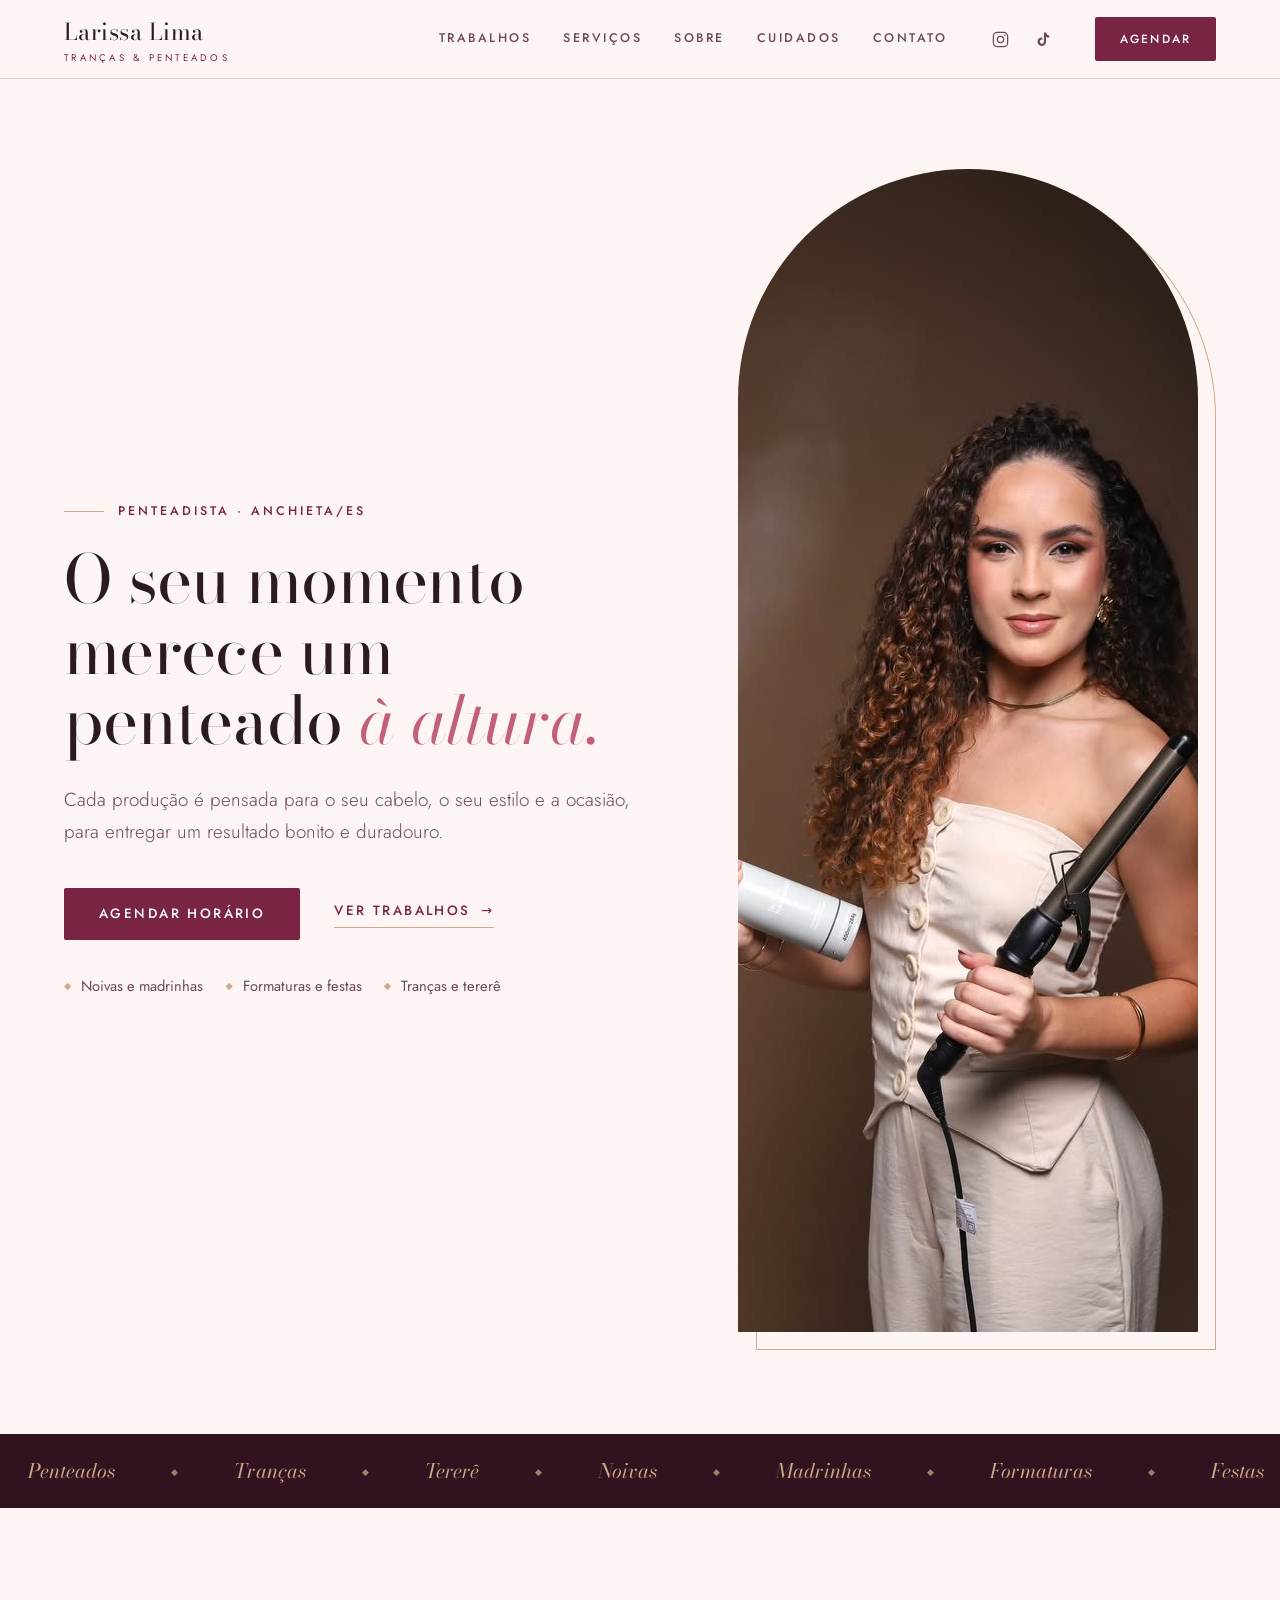
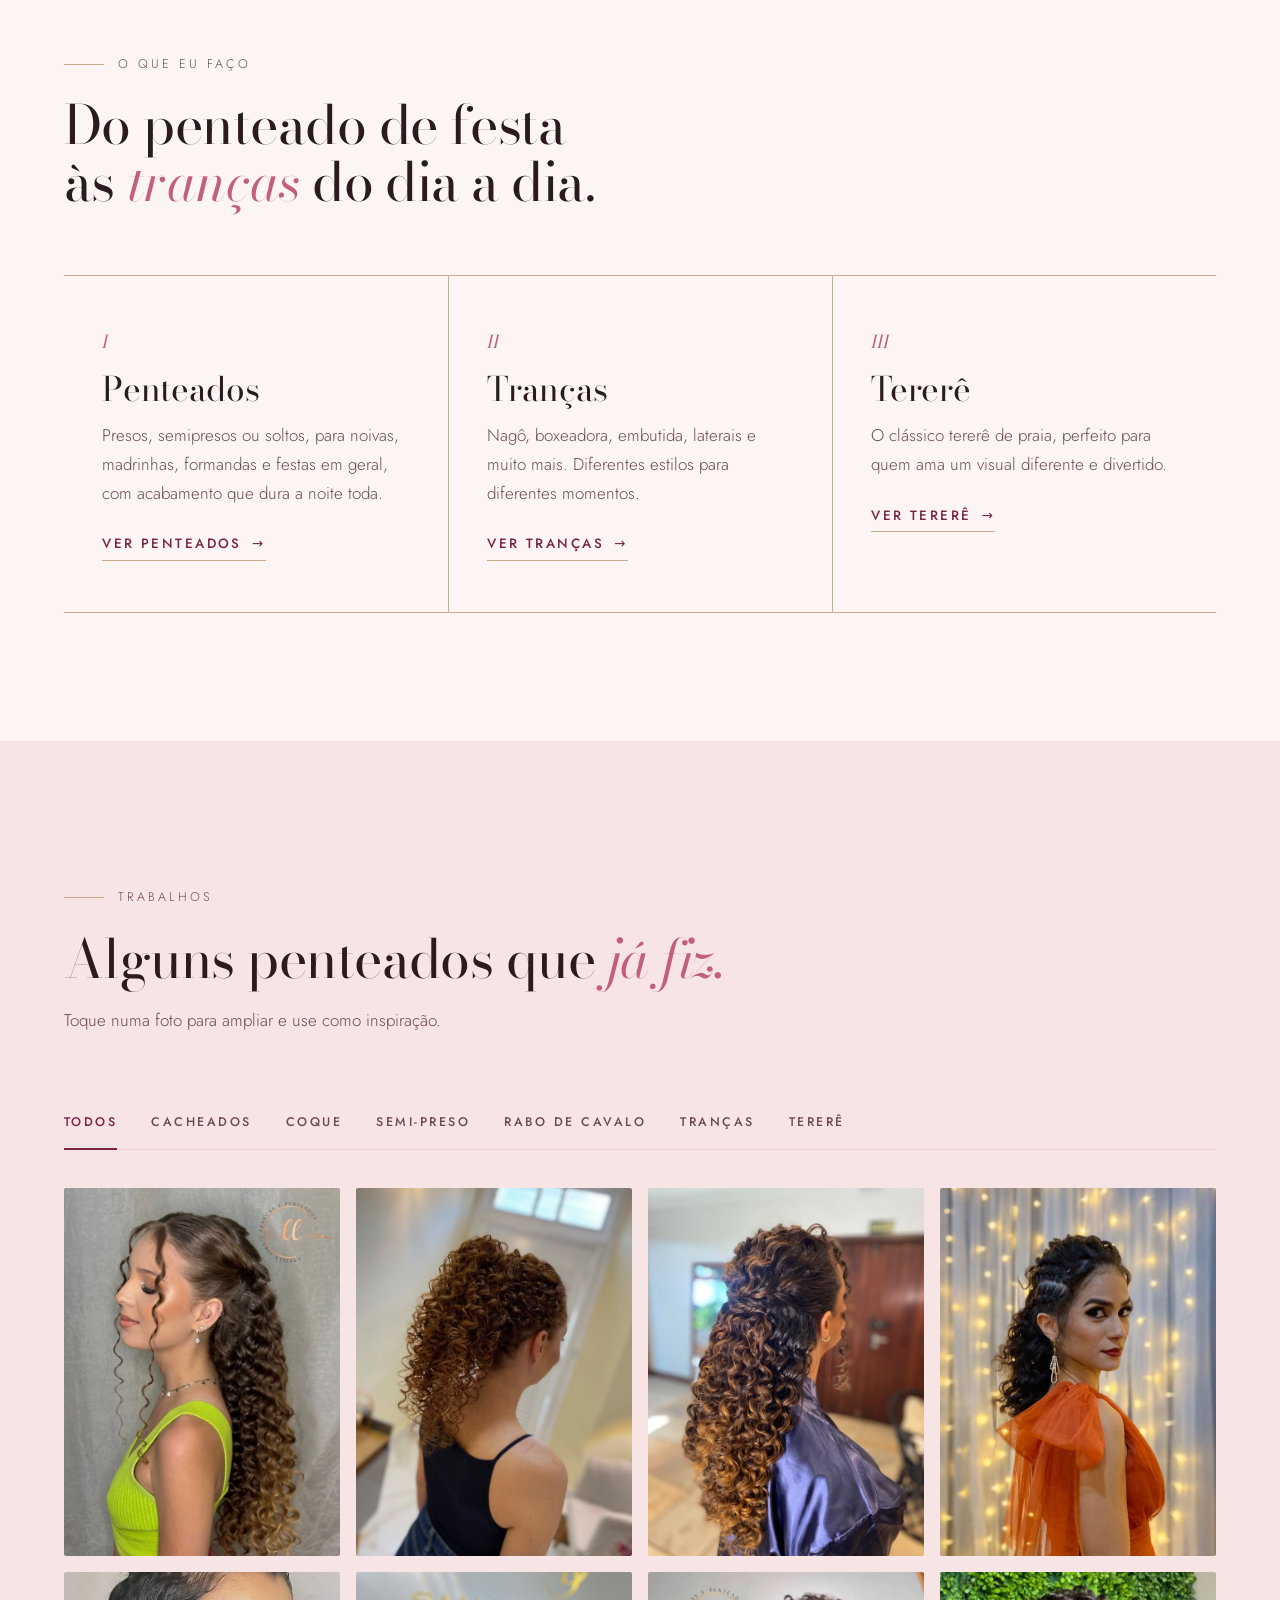
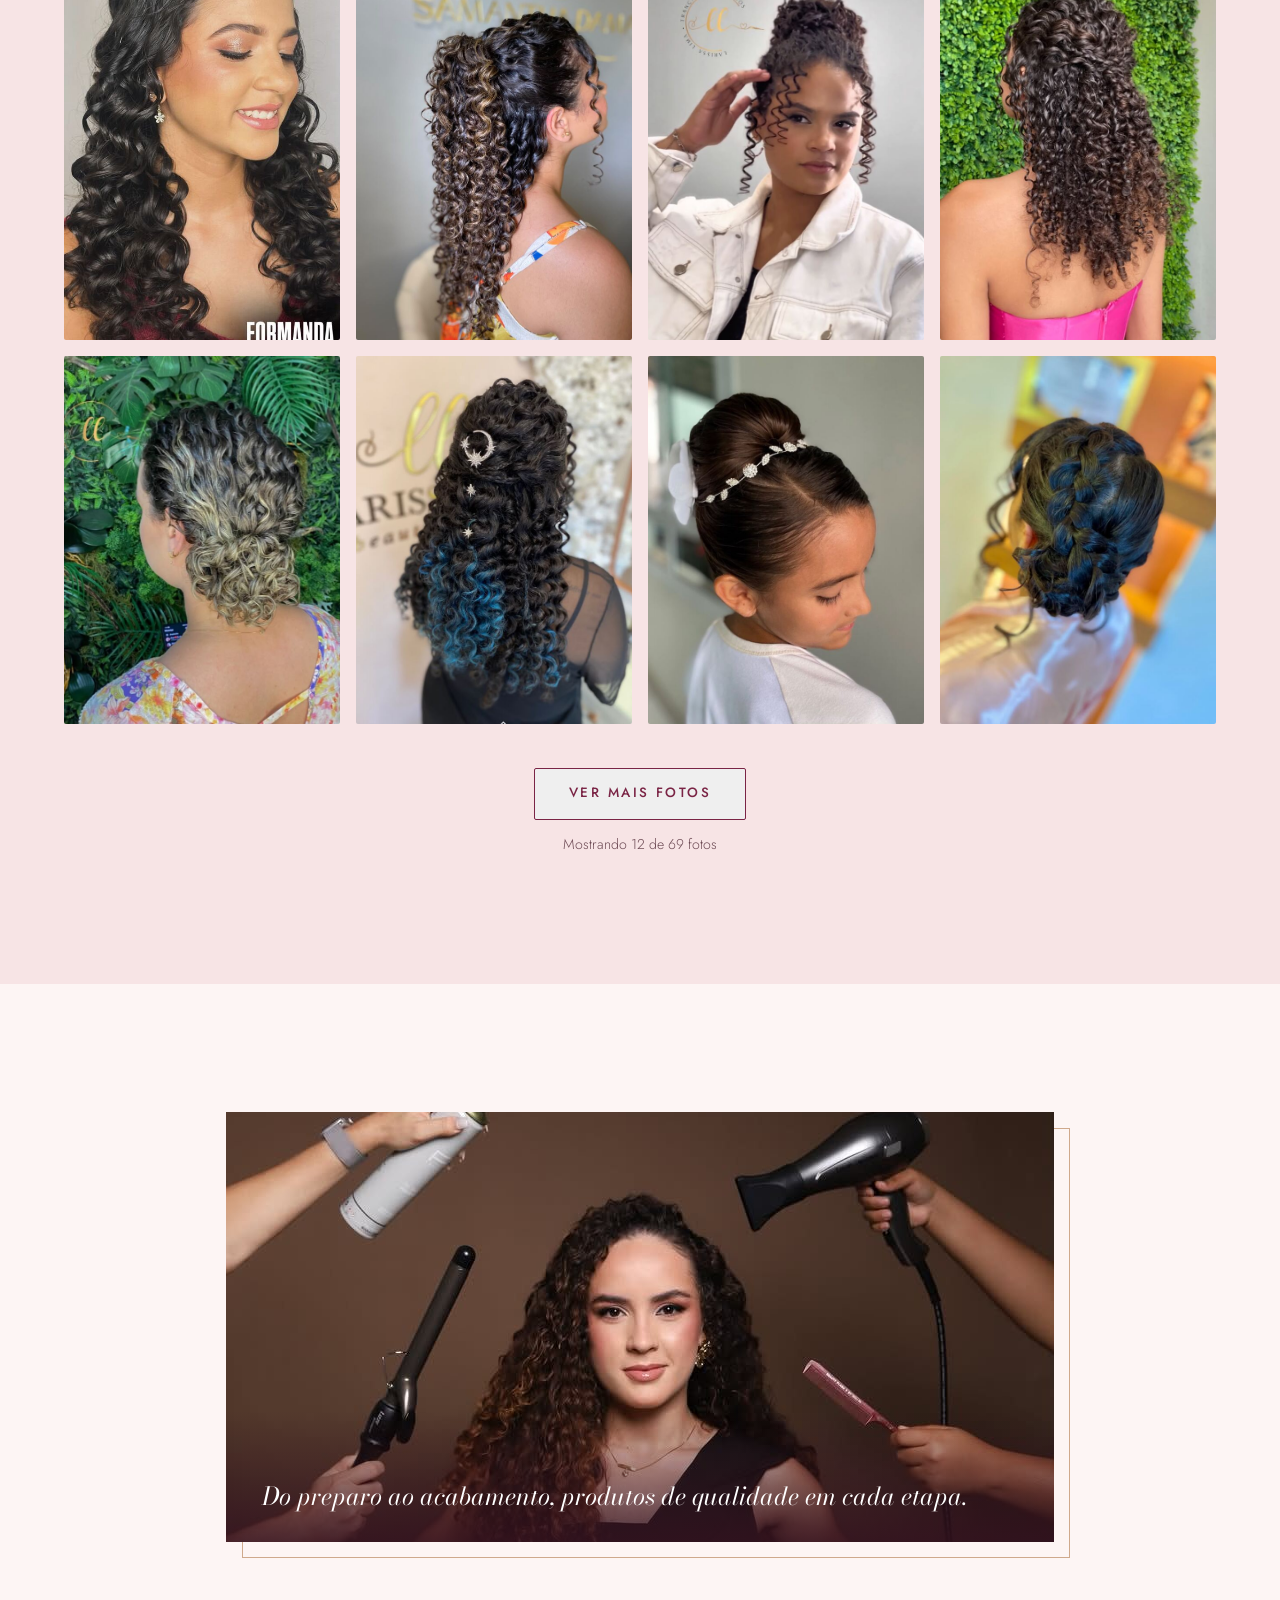
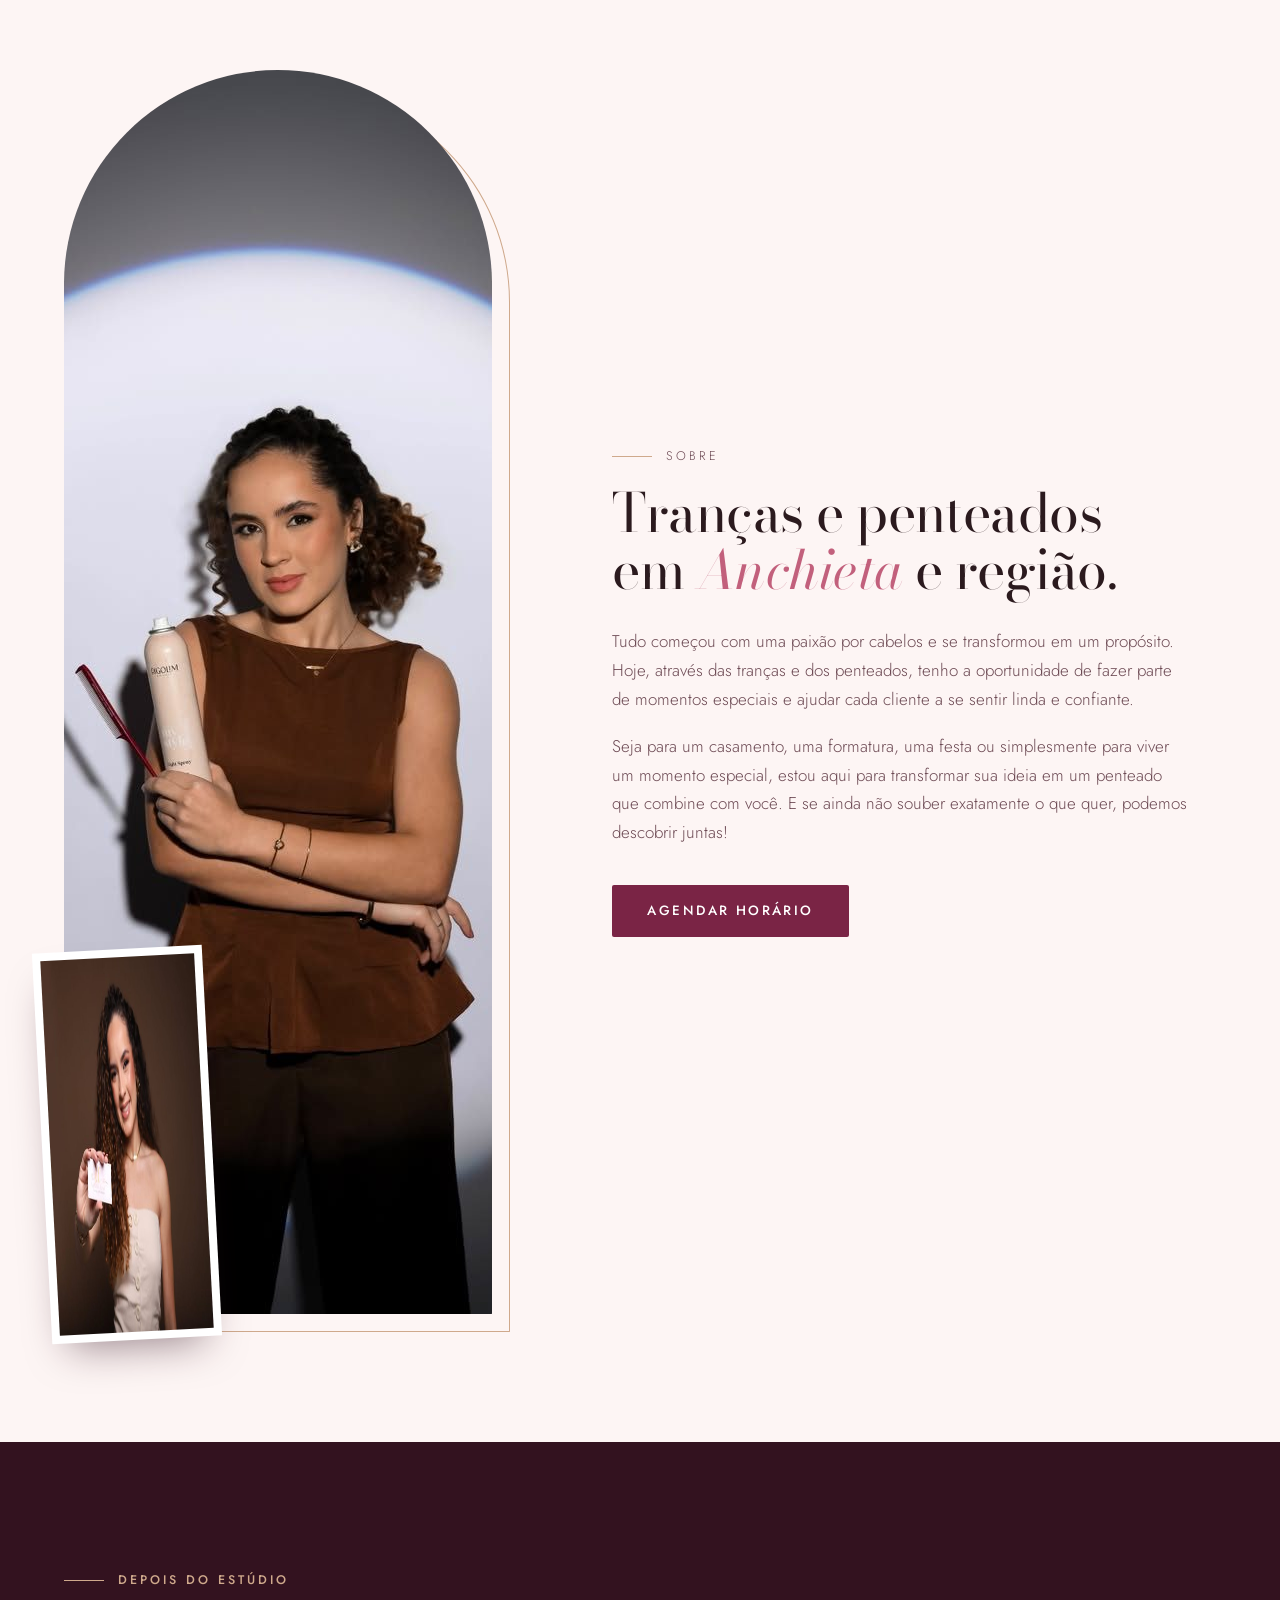
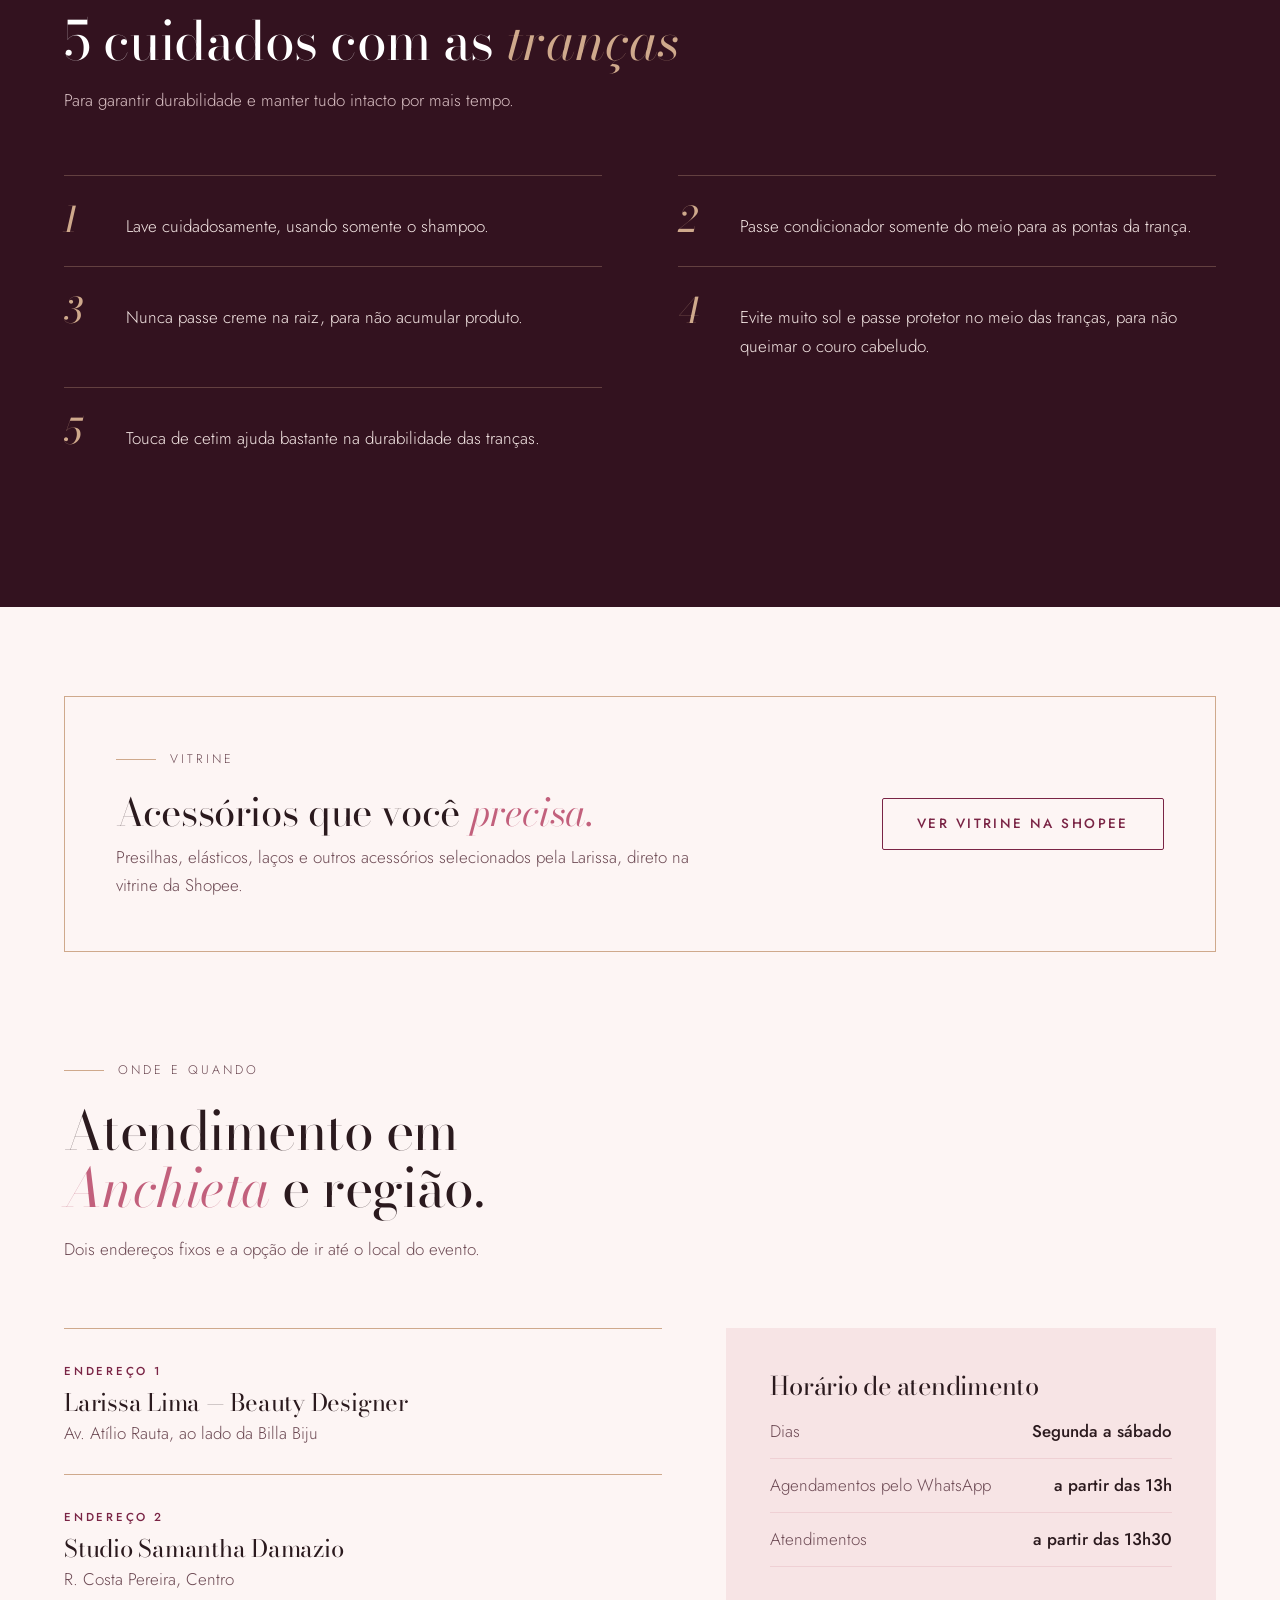
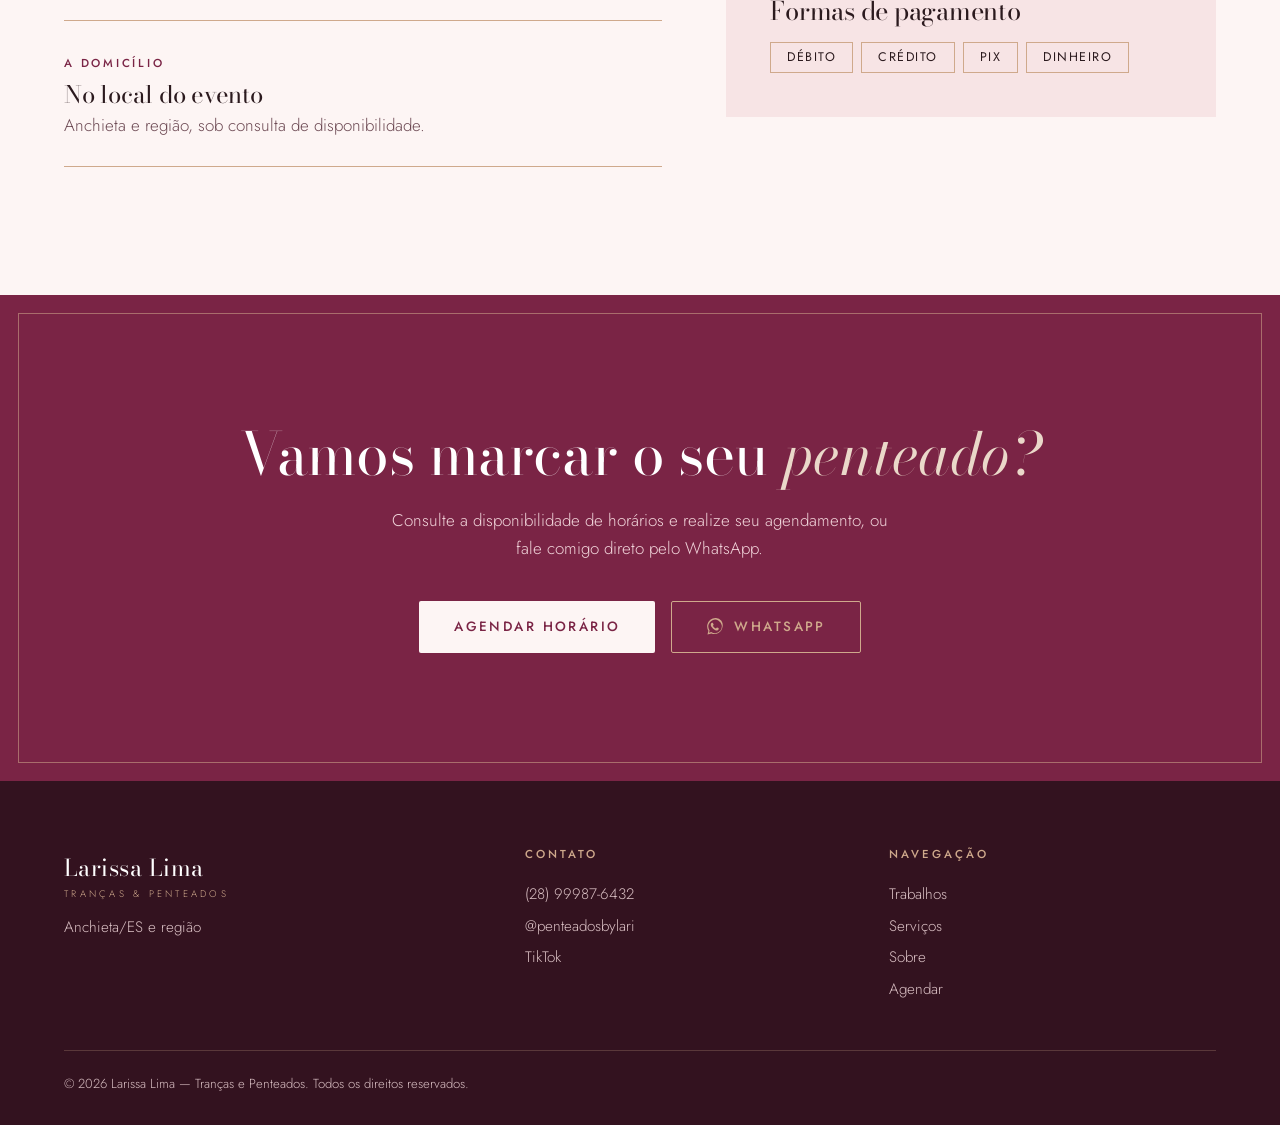
<file: site-v2/index.html>
<!DOCTYPE html>
<html lang="pt-BR">
<head>
<meta charset="UTF-8">
<meta name="viewport" content="width=device-width, initial-scale=1.0">
<title>Larissa Lima — Tranças & Penteados em Anchieta/ES</title>
<meta name="description" content="Penteados para noivas, madrinhas, formaturas e festas, além de tranças e tererê, em Anchieta/ES e região. Atendimento no estúdio ou a domicílio.">
<meta name="theme-color" content="#33121f">
<link rel="icon" type="image/png" href="favicon.png">
<link rel="icon" type="image/x-icon" href="favicon.ico">
<link rel="apple-touch-icon" href="favicon.png">
<meta property="og:type" content="website">
<meta property="og:title" content="Larissa Lima — Tranças & Penteados">
<meta property="og:description" content="Penteados e tranças feitos sob medida, em Anchieta/ES e região.">
<meta property="og:image" content="https://penteadosbylari.com.br/og-image.jpg">
<meta property="og:url" content="https://penteadosbylari.com.br/">
<meta property="og:locale" content="pt_BR">
<meta name="twitter:card" content="summary_large_image">
<link rel="preconnect" href="https://fonts.googleapis.com">
<link rel="preconnect" href="https://fonts.gstatic.com" crossorigin>
<link href="https://fonts.googleapis.com/css2?family=Bodoni+Moda:ital,opsz,wght@0,6..96,400;0,6..96,500;1,6..96,400;1,6..96,500&family=Jost:wght@300;400;500;600&display=swap" rel="stylesheet">
<script type="application/ld+json">
{"@context":"https://schema.org","@type":"HairSalon","name":"Larissa Lima — Tranças & Penteados","url":"https://penteadosbylari.com.br/","telephone":"+55 28 99987-6432","image":"https://penteadosbylari.com.br/og-image.jpg","address":{"@type":"PostalAddress","streetAddress":"Av. Atílio Rauta","addressLocality":"Anchieta","addressRegion":"ES","addressCountry":"BR"},"areaServed":"Anchieta, ES e região","sameAs":["https://instagram.com/penteadosbylari","https://www.tiktok.com/@penteadosbylari"]}
</script>
<style>
:root{
  --paper:#fdf5f4;
  --blush:#f7e4e5;
  --blush-deep:#efd0d4;
  --champagne:#cfa98c;
  --champagne-soft:#ead8c9;
  --rose:#c2607c;
  --wine:#7a2445;
  --wine-dark:#5e1a35;
  --plum:#33121f;
  --ink:#2b1a1e;
  --muted:#6d4a54;
  --line:#e6cfd0;
  --max:1200px;
  --pad:clamp(20px,5vw,64px);
  --serif:'Bodoni Moda','Didot','Times New Roman',serif;
  --sans:'Jost',system-ui,sans-serif;
}
*{box-sizing:border-box;}
html{scroll-behavior:smooth;scroll-padding-top:88px;}
body{margin:0;background:var(--paper);color:var(--ink);font-family:var(--sans);font-weight:400;font-size:1.06rem;line-height:1.7;-webkit-font-smoothing:antialiased;}
img{display:block;max-width:100%;}
h1,h2,h3{font-family:var(--serif);font-weight:400;letter-spacing:-0.01em;line-height:1.06;margin:0;text-wrap:balance;}
h1 em,h2 em{font-style:italic;color:var(--rose);}
p{margin:0;}
a{color:inherit;text-decoration:none;}
button{font:inherit;color:inherit;}
:focus-visible{outline:2px solid var(--rose);outline-offset:3px;}
.wrap{max-width:var(--max);margin:0 auto;}
.skip{position:absolute;left:-999px;top:8px;background:var(--wine);color:#fff;padding:10px 16px;z-index:300;}
.skip:focus{left:12px;}

.kicker{display:flex;align-items:center;gap:14px;font-size:.78rem;font-weight:500;letter-spacing:.24em;text-transform:uppercase;color:var(--wine);margin-bottom:22px;}
.kicker::before{content:"";width:40px;height:1px;background:var(--champagne);}
.on-dark .kicker,.kicker.light{color:var(--champagne);}

/* botões */
.btn{display:inline-flex;align-items:center;justify-content:center;gap:10px;min-height:52px;padding:0 34px;border-radius:2px;font-family:var(--sans);font-weight:500;font-size:.84rem;letter-spacing:.18em;text-transform:uppercase;border:1px solid transparent;cursor:pointer;transition:background .25s ease,color .25s ease,border-color .25s ease;}
.btn-wine{background:var(--wine);color:#fff;}
.btn-wine:hover{background:var(--wine-dark);}
.btn-line{border-color:var(--wine);color:var(--wine);}
.btn-line:hover{background:var(--wine);color:#fff;}
.btn-champ{border-color:var(--champagne);color:var(--champagne);}
.btn-champ:hover{background:var(--champagne);color:var(--plum);}
.btn-light{background:var(--paper);color:var(--wine);}
.btn-light:hover{background:var(--champagne-soft);}
.btn svg{width:18px;height:18px;flex:none;}
.link{display:inline-flex;gap:10px;align-items:center;font-size:.84rem;font-weight:500;letter-spacing:.18em;text-transform:uppercase;color:var(--wine);border-bottom:1px solid var(--champagne);padding-bottom:4px;transition:border-color .2s;}
.link:hover{border-color:var(--wine);}

/* cabeçalho */
header{position:sticky;top:0;z-index:100;background:rgba(253,245,244,.92);backdrop-filter:blur(12px);border-bottom:1px solid var(--line);}
.nav{max-width:calc(var(--max) + var(--pad) * 2);margin:0 auto;padding:0 var(--pad);height:78px;display:flex;align-items:center;gap:34px;}
.logo{font-family:var(--serif);font-size:1.45rem;letter-spacing:.02em;margin-right:auto;white-space:nowrap;}
.logo small{display:block;font-family:var(--sans);font-size:.6rem;letter-spacing:.34em;text-transform:uppercase;color:var(--wine);margin-top:-2px;}
.nav-links{display:flex;gap:32px;font-size:.78rem;font-weight:500;letter-spacing:.2em;text-transform:uppercase;color:var(--muted);}
.nav-links a{padding:6px 0;border-bottom:1px solid transparent;transition:color .2s,border-color .2s;}
.nav-links a:hover{color:var(--wine);border-color:var(--champagne);}
.social{display:flex;gap:4px;}
.social a{width:38px;height:38px;display:grid;place-items:center;color:var(--muted);transition:color .2s;}
.social a:hover{color:var(--wine);}
.social svg{width:19px;height:19px;}
.nav .btn{min-height:44px;padding:0 24px;font-size:.74rem;}
.menu-toggle{display:none;width:46px;height:46px;border:1px solid var(--line);background:none;cursor:pointer;border-radius:2px;}
.menu-toggle span{display:block;width:18px;height:1px;background:var(--ink);margin:6px auto;}

/* hero */
.hero{padding:clamp(44px,7vw,96px) var(--pad) clamp(56px,8vw,104px);}
.hero-grid{display:grid;grid-template-columns:1.1fr .9fr;gap:clamp(40px,7vw,104px);align-items:center;}
.hero h1{font-size:clamp(2.7rem,5.2vw,4.8rem);}
.hero-lead{margin-top:28px;font-size:1.18rem;font-weight:300;color:var(--muted);max-width:30em;}
.hero-cta{display:flex;flex-wrap:wrap;align-items:center;gap:20px 34px;margin-top:40px;}
.hero-note{margin-top:34px;font-size:.92rem;color:var(--muted);display:flex;flex-wrap:wrap;gap:6px 22px;}
.hero-note span::before{content:"◆";color:var(--champagne);font-size:.6rem;margin-right:10px;vertical-align:2px;}
.hero-photo{position:relative;margin-right:18px;}
.hero-photo::before{content:"";position:absolute;inset:0;transform:translate(18px,18px);border:1px solid var(--champagne);border-radius:999px 999px 4px 4px;}
.hero-photo img{position:relative;width:100%;aspect-ratio:4/5;object-fit:cover;object-position:center 20%;border-radius:999px 999px 4px 4px;background:var(--blush);}

/* faixa em movimento */
.ticker{background:var(--plum);color:var(--champagne);overflow:hidden;padding:20px 0;}
.ticker-track{display:flex;width:max-content;animation:tick 42s linear infinite;}
.ticker span{font-family:var(--serif);font-style:italic;font-size:1.25rem;white-space:nowrap;padding:0 28px;}
.ticker span::after{content:"◆";font-style:normal;font-size:.55rem;margin-left:56px;vertical-align:3px;opacity:.7;}
@keyframes tick{to{transform:translateX(-50%);}}

section{padding:clamp(72px,10vw,132px) var(--pad);}
.sec-head{max-width:44em;margin-bottom:clamp(36px,5vw,64px);}
.sec-head h2{font-size:clamp(2.1rem,4.2vw,3.5rem);}
.sec-head p{margin-top:18px;color:var(--muted);font-weight:300;}

/* serviços */
.services{display:grid;grid-template-columns:repeat(3,1fr);border-top:1px solid var(--champagne);border-bottom:1px solid var(--champagne);}
.service{padding:clamp(30px,4vw,52px) clamp(22px,3vw,44px);}
.service + .service{border-left:1px solid var(--champagne);}
.numeral{font-family:var(--serif);font-style:italic;font-size:1.1rem;color:var(--rose);}
.service h3{font-size:2.1rem;margin:14px 0 14px;}
.service p{color:var(--muted);font-weight:300;}
.service .link{margin-top:26px;}

/* trabalhos */
.works{background:var(--blush);}
.tabs{display:flex;flex-wrap:wrap;gap:6px 34px;margin-bottom:38px;border-bottom:1px solid var(--blush-deep);}
.tab{background:none;border:0;padding:14px 0;font-size:.78rem;font-weight:500;letter-spacing:.2em;text-transform:uppercase;color:var(--muted);cursor:pointer;border-bottom:2px solid transparent;margin-bottom:-1px;transition:color .2s,border-color .2s;}
.tab:hover{color:var(--wine);}
.tab[aria-pressed="true"]{color:var(--wine);border-color:var(--wine);}
.gallery{display:grid;grid-template-columns:repeat(4,1fr);gap:16px;}
.g-item{position:relative;aspect-ratio:3/4;border:0;padding:0;overflow:hidden;cursor:zoom-in;background:var(--blush-deep);border-radius:2px;}
.g-item img{width:100%;height:100%;object-fit:cover;transition:transform .8s cubic-bezier(.2,.7,.2,1);}
.g-item:hover img{transform:scale(1.05);}
.g-item::after{content:"";position:absolute;inset:10px;border:1px solid rgba(255,255,255,.0);transition:border-color .4s;pointer-events:none;}
.g-item:hover::after{border-color:rgba(255,255,255,.75);}
.g-item[hidden]{display:none;}
.more{display:flex;flex-direction:column;align-items:center;gap:12px;margin-top:44px;}
.more small{color:var(--muted);font-weight:300;}

/* faixa de processo */
.process{padding:clamp(72px,10vw,132px) var(--pad) 0;}
.process-card{position:relative;max-width:828px;margin:0 auto;}
.process-card::before{content:"";position:absolute;inset:0;transform:translate(16px,16px);border:1px solid var(--champagne);}
.process-card img{position:relative;width:100%;height:clamp(260px,40vw,430px);object-fit:cover;object-position:center 38%;}
.process-card p{position:absolute;left:0;right:0;bottom:0;padding:64px clamp(20px,4vw,36px) 24px;background:linear-gradient(to top,rgba(51,18,31,.86),transparent);color:#fff;font-family:var(--serif);font-style:italic;font-size:clamp(1.15rem,2.4vw,1.55rem);}

/* sobre */
.about-grid{display:grid;grid-template-columns:.85fr 1.15fr;gap:clamp(40px,8vw,110px);align-items:center;}
.about-photo{position:relative;margin-right:18px;}
.about-photo::before{content:"";position:absolute;inset:0;transform:translate(18px,18px);border:1px solid var(--champagne);border-radius:999px 999px 4px 4px;}
.about-photo > img{position:relative;width:100%;aspect-ratio:3/4;object-fit:cover;object-position:center bottom;border-radius:999px 999px 4px 4px;}
.about-card{position:absolute;left:-22px;bottom:-26px;width:clamp(120px,17vw,170px);background:#fff;padding:8px;box-shadow:0 22px 40px -18px rgba(51,18,31,.5);transform:rotate(-3deg);}
.about-text h2{font-size:clamp(2.1rem,4.2vw,3.5rem);margin-bottom:28px;}
.about-text p{color:var(--muted);font-weight:300;margin-bottom:18px;max-width:34em;}
.about-text .btn,.about-text .link{margin-top:20px;}

/* cuidados */
.care{background:var(--plum);color:#f6e8e6;}
.care h2{font-size:clamp(2.1rem,4.2vw,3.5rem);color:#fff;}
.care h2 em{color:var(--champagne);}
.care .intro{margin-top:16px;color:#d9bfc3;font-weight:300;max-width:30em;}
.care-list{list-style:none;margin:clamp(34px,5vw,60px) 0 0;padding:0;display:grid;grid-template-columns:repeat(2,1fr);gap:0 clamp(28px,6vw,90px);counter-reset:tip;}
.care-list li{counter-increment:tip;display:grid;grid-template-columns:62px 1fr;align-items:baseline;padding:26px 0;border-top:1px solid rgba(207,169,140,.3);font-weight:300;}
.care-list li::before{content:counter(tip);font-family:var(--serif);font-style:italic;font-size:2.2rem;color:var(--champagne);line-height:1;}

/* vitrine */
.shop{padding-top:clamp(56px,7vw,92px);padding-bottom:clamp(56px,7vw,92px);}
.shop-card{max-width:var(--max);margin:0 auto;display:flex;flex-wrap:wrap;align-items:center;justify-content:space-between;gap:26px 40px;border:1px solid var(--champagne);padding:clamp(28px,4vw,52px);}
.shop-card h2{font-size:clamp(1.7rem,3vw,2.4rem);margin-bottom:10px;}
.shop-card p{color:var(--muted);font-weight:300;max-width:34em;}

/* contato */
.contact-grid{display:grid;grid-template-columns:1.1fr .9fr;gap:clamp(28px,5vw,64px);align-items:start;}
.places{display:grid;gap:0;border-top:1px solid var(--champagne);}
.place{padding:26px 0;border-bottom:1px solid var(--champagne);}
.place .label{font-size:.72rem;font-weight:500;letter-spacing:.24em;text-transform:uppercase;color:var(--wine);}
.place h3{font-size:1.5rem;margin:6px 0 4px;}
.place p{color:var(--muted);font-weight:300;}
.hours{background:var(--blush);padding:clamp(26px,4vw,44px);}
.hours h3{font-size:1.6rem;margin-bottom:18px;}
.hours dl{margin:0;display:grid;gap:12px;}
.hours dl div{display:flex;justify-content:space-between;gap:18px;padding-bottom:12px;border-bottom:1px solid var(--blush-deep);}
.hours dt{color:var(--muted);font-weight:300;}
.hours dd{margin:0;font-weight:500;text-align:right;}
.pay{display:flex;flex-wrap:wrap;gap:8px;margin-top:14px;}
.pay span{border:1px solid var(--champagne);padding:4px 16px;font-size:.78rem;letter-spacing:.12em;text-transform:uppercase;}

.cta{background:var(--wine);color:#fff;text-align:center;position:relative;}
.cta::before{content:"";position:absolute;inset:18px;border:1px solid rgba(207,169,140,.55);pointer-events:none;}
.cta h2{font-size:clamp(2.2rem,4.6vw,4rem);color:#fff;}
.cta h2 em{color:var(--champagne-soft);}
.cta p{margin:20px auto 38px;color:#f1d4da;font-weight:300;max-width:30em;}
.cta-btns{display:flex;flex-wrap:wrap;justify-content:center;gap:16px;}

footer{background:var(--plum);color:#d9bfc3;padding:64px var(--pad) 30px;font-size:.95rem;font-weight:300;}
.foot{max-width:var(--max);margin:0 auto;display:grid;grid-template-columns:1.3fr 1fr 1fr;gap:36px;}
.foot .logo{color:#fff;margin:0 0 10px;display:block;}
.foot .logo small{color:var(--champagne);}
.foot h4{margin:0 0 14px;font-family:var(--sans);font-size:.72rem;font-weight:500;letter-spacing:.26em;text-transform:uppercase;color:var(--champagne);}
.foot a{display:block;padding:3px 0;transition:color .2s;}
.foot a:hover{color:#fff;}
.foot-bottom{max-width:var(--max);margin:44px auto 0;padding-top:22px;border-top:1px solid rgba(207,169,140,.25);font-size:.82rem;}

.mbar{display:none;}

/* lightbox */
.lb{position:fixed;inset:0;background:rgba(40,12,24,.96);display:none;flex-direction:column;align-items:center;justify-content:center;z-index:300;padding:24px;}
.lb.open{display:flex;}
.lb img{max-height:74vh;max-width:min(92vw,700px);object-fit:contain;}
.lb p{color:#fff;font-family:var(--serif);font-style:italic;font-size:1.2rem;margin-top:16px;}
.lb-actions{display:flex;flex-wrap:wrap;gap:12px;justify-content:center;margin-top:16px;}
.lb-btn{position:absolute;background:none;color:#fff;border:1px solid rgba(255,255,255,.35);width:48px;height:48px;font-size:1.5rem;cursor:pointer;line-height:1;transition:background .2s;}
.lb-btn:hover{background:rgba(255,255,255,.14);}
.lb-close{top:20px;right:20px;}.lb-prev{left:16px;top:50%;}.lb-next{right:16px;top:50%;}

.js .reveal{opacity:0;transform:translateY(22px);transition:opacity .9s ease,transform .9s cubic-bezier(.2,.7,.2,1);}
.js .reveal.in{opacity:1;transform:none;}

@media (max-width:1000px){
  .nav-links{display:none;position:absolute;top:78px;left:0;right:0;background:var(--paper);flex-direction:column;gap:0;padding:6px var(--pad) 22px;border-bottom:1px solid var(--line);}
  .nav-links.open{display:flex;}
  .nav-links a{padding:16px 0;border-bottom:1px solid var(--line);font-size:.86rem;}
  .menu-toggle{display:block;}
  .social{display:none;}
  .gallery{grid-template-columns:repeat(3,1fr);}
  .hero-grid,.about-grid,.contact-grid{grid-template-columns:1fr;}
  .hero-photo,.about-photo{max-width:440px;}
  .services{grid-template-columns:1fr;}
  .service + .service{border-left:0;border-top:1px solid var(--champagne);}
  .care-list{grid-template-columns:1fr;}
}
@media (max-width:720px){
  .gallery{grid-template-columns:repeat(2,1fr);gap:10px;}
  .nav .btn{display:none;}
  .foot{grid-template-columns:1fr;}
  .hero-cta .btn{width:100%;}
  .mbar{display:grid;grid-template-columns:1fr auto;gap:8px;position:fixed;left:12px;right:12px;bottom:12px;z-index:90;}
  .mbar .btn{min-height:50px;box-shadow:0 14px 28px -12px rgba(51,18,31,.6);}
  .mbar .btn-light{border:1px solid var(--champagne);padding:0 16px;}
  body{padding-bottom:84px;}
  .cta::before{inset:10px;}
}
@media (prefers-reduced-motion:reduce){
  html{scroll-behavior:auto;}
  .ticker-track{animation:none;}
  .js .reveal{opacity:1;transform:none;transition:none;}
  .g-item img{transition:none;}
}
</style>
</head>
<body>
<a class="skip" href="#conteudo">Pular para o conteúdo</a>

<header>
  <div class="nav">
    <a href="#topo" class="logo">Larissa Lima<small>Tranças &amp; Penteados</small></a>
    <nav class="nav-links" id="navLinks" aria-label="Principal">
      <a href="#trabalhos">Trabalhos</a>
      <a href="#servicos">Serviços</a>
      <a href="#sobre">Sobre</a>
      <a href="#cuidados">Cuidados</a>
      <a href="#contato">Contato</a>
    </nav>
    <div class="social">
      <a href="https://instagram.com/penteadosbylari" target="_blank" rel="noopener" aria-label="Instagram">
        <svg viewBox="0 0 24 24" fill="none" stroke="currentColor" stroke-width="1.6" stroke-linecap="round" stroke-linejoin="round"><rect x="3" y="3" width="18" height="18" rx="5"/><circle cx="12" cy="12" r="4"/><circle cx="17.5" cy="6.5" r="1" fill="currentColor" stroke="none"/></svg>
      </a>
      <a href="https://www.tiktok.com/@penteadosbylari" target="_blank" rel="noopener" aria-label="TikTok">
        <svg viewBox="0 0 24 24" fill="currentColor"><path d="M16.5 3c.4 2.1 1.8 3.6 4 3.9v2.7c-1.4 0-2.7-.4-4-1.2v6.4a5.4 5.4 0 1 1-4.7-5.4v2.8a2.6 2.6 0 1 0 2 2.6V3h2.7Z"/></svg>
      </a>
    </div>
    <a class="btn btn-wine" href="agendar.html">Agendar</a>
    <button class="menu-toggle" id="menuToggle" aria-label="Abrir menu" aria-expanded="false" aria-controls="navLinks"><span></span><span></span></button>
  </div>
</header>

<main id="conteudo">
<span id="topo"></span>

<section class="hero">
  <div class="wrap hero-grid">
    <div>
      <p class="kicker">Penteadista · Anchieta/ES</p>
      <h1>O seu momento merece um penteado <em>à altura.</em></h1>
      <p class="hero-lead">Cada produção é pensada para o seu cabelo, o seu estilo e a ocasião, para entregar um resultado bonito e duradouro.</p>
      <div class="hero-cta">
        <a class="btn btn-wine" href="agendar.html">Agendar horário</a>
        <a class="link" href="#trabalhos">Ver trabalhos <span aria-hidden="true">→</span></a>
      </div>
      <p class="hero-note"><span>Noivas e madrinhas</span><span>Formaturas e festas</span><span>Tranças e tererê</span></p>
    </div>
    <div class="hero-photo">
      <img src="imgs/site-1.jpeg" width="828" height="1163" alt="Larissa Lima segurando um babyliss e um spray finalizador" fetchpriority="high">
    </div>
  </div>
</section>

<div class="ticker" aria-hidden="true">
  <div class="ticker-track">
    <span>Penteados</span><span>Tranças</span><span>Tererê</span><span>Noivas</span><span>Madrinhas</span><span>Formaturas</span><span>Festas</span><span>A domicílio</span>
    <span>Penteados</span><span>Tranças</span><span>Tererê</span><span>Noivas</span><span>Madrinhas</span><span>Formaturas</span><span>Festas</span><span>A domicílio</span>
  </div>
</div>

<section id="servicos">
  <div class="wrap">
    <div class="sec-head reveal">
      <p class="kicker">O que eu faço</p>
      <h2>Do penteado de festa às <em>tranças</em> do dia a dia.</h2>
    </div>
    <div class="services reveal">
      <article class="service">
        <span class="numeral">I</span>
        <h3>Penteados</h3>
        <p>Presos, semipresos ou soltos, para noivas, madrinhas, formandas e festas em geral, com acabamento que dura a noite toda.</p>
        <a class="link" href="#trabalhos" data-filter="todos">Ver penteados <span aria-hidden="true">→</span></a>
      </article>
      <article class="service">
        <span class="numeral">II</span>
        <h3>Tranças</h3>
        <p>Nagô, boxeadora, embutida, laterais e muito mais. Diferentes estilos para diferentes momentos.</p>
        <a class="link" href="#trabalhos" data-filter="trancas">Ver tranças <span aria-hidden="true">→</span></a>
      </article>
      <article class="service">
        <span class="numeral">III</span>
        <h3>Tererê</h3>
        <p>O clássico tererê de praia, perfeito para quem ama um visual diferente e divertido.</p>
        <a class="link" href="#trabalhos" data-filter="terere">Ver tererê <span aria-hidden="true">→</span></a>
      </article>
    </div>
  </div>
</section>

<section class="works" id="trabalhos">
  <div class="wrap">
    <div class="sec-head reveal">
      <p class="kicker">Trabalhos</p>
      <h2>Alguns penteados que <em>já fiz.</em></h2>
      <p id="worksDesc">Toque numa foto para ampliar e use como inspiração.</p>
    </div>
    <div class="tabs" id="tabs" role="group" aria-label="Filtrar por tipo de penteado">
      <button class="tab" data-filter="todos" aria-pressed="true">Todos</button>
      <button class="tab" data-filter="cacheados" aria-pressed="false">Cacheados</button>
      <button class="tab" data-filter="coque" aria-pressed="false">Coque</button>
      <button class="tab" data-filter="semipreso" aria-pressed="false">Semi-preso</button>
      <button class="tab" data-filter="rabodecavalo" aria-pressed="false">Rabo de cavalo</button>
      <button class="tab" data-filter="trancas" aria-pressed="false">Tranças</button>
      <button class="tab" data-filter="terere" aria-pressed="false">Tererê</button>
    </div>
    <div class="gallery" id="gallery">
      <button class="g-item" data-category="cacheados" data-caption="Penteado cacheado 1"><img src="imgs/site-2.jpeg" width="700" height="894" loading="lazy" alt="Penteado cacheado 1"></button>
      <button class="g-item" data-category="cacheados" data-caption="Penteado cacheado 2"><img src="imgs/site-3.jpeg" width="639" height="821" loading="lazy" alt="Penteado cacheado 2"></button>
      <button class="g-item" data-category="cacheados" data-caption="Penteado cacheado 3"><img src="imgs/site-4.jpeg" width="666" height="893" loading="lazy" alt="Penteado cacheado 3"></button>
      <button class="g-item" data-category="cacheados" data-caption="Penteado cacheado 4"><img src="imgs/site-5.jpeg" width="675" height="900" loading="lazy" alt="Penteado cacheado 4"></button>
      <button class="g-item" data-category="cacheados" data-caption="Penteado cacheado 5"><img src="imgs/site-6.jpeg" width="506" height="900" loading="lazy" alt="Penteado cacheado 5"></button>
      <button class="g-item" data-category="cacheados" data-caption="Penteado cacheado 6"><img src="imgs/site-7.jpeg" width="675" height="900" loading="lazy" alt="Penteado cacheado 6"></button>
      <button class="g-item" data-category="cacheados" data-caption="Penteado cacheado 7"><img src="imgs/site-8.jpeg" width="598" height="900" loading="lazy" alt="Penteado cacheado 7"></button>
      <button class="g-item" data-category="cacheados" data-caption="Penteado cacheado 8"><img src="imgs/site-9.jpeg" width="623" height="900" loading="lazy" alt="Penteado cacheado 8"></button>
      <button class="g-item" data-category="cacheados" data-caption="Penteado cacheado 9"><img src="imgs/site-10.jpeg" width="700" height="833" loading="lazy" alt="Penteado cacheado 9"></button>
      <button class="g-item" data-category="cacheados" data-caption="Penteado cacheado 10"><img src="imgs/site-11.jpeg" width="700" height="897" loading="lazy" alt="Penteado cacheado 10"></button>
      <button class="g-item" data-category="coque" data-caption="Coque 1"><img src="imgs/site-12.jpeg" width="700" height="844" loading="lazy" alt="Coque 1"></button>
      <button class="g-item" data-category="coque" data-caption="Coque 2"><img src="imgs/site-13.jpeg" width="700" height="857" loading="lazy" alt="Coque 2"></button>
      <button class="g-item" data-category="coque" data-caption="Coque 3"><img src="imgs/site-14.jpeg" width="679" height="900" loading="lazy" alt="Coque 3"></button>
      <button class="g-item" data-category="coque" data-caption="Coque 4"><img src="imgs/site-15.jpeg" width="675" height="900" loading="lazy" alt="Coque 4"></button>
      <button class="g-item" data-category="coque" data-caption="Coque 5"><img src="imgs/site-16.jpeg" width="700" height="840" loading="lazy" alt="Coque 5"></button>
      <button class="g-item" data-category="coque" data-caption="Coque 6"><img src="imgs/site-17.jpeg" width="700" height="877" loading="lazy" alt="Coque 6"></button>
      <button class="g-item" data-category="coque" data-caption="Coque 7"><img src="imgs/site-18.jpeg" width="631" height="848" loading="lazy" alt="Coque 7"></button>
      <button class="g-item" data-category="coque" data-caption="Coque 8"><img src="imgs/site-19.jpeg" width="675" height="900" loading="lazy" alt="Coque 8"></button>
      <button class="g-item" data-category="coque" data-caption="Coque 9"><img src="imgs/site-20.jpeg" width="684" height="900" loading="lazy" alt="Coque 9"></button>
      <button class="g-item" data-category="coque" data-caption="Coque 10"><img src="imgs/site-21.jpeg" width="675" height="900" loading="lazy" alt="Coque 10"></button>
      <button class="g-item" data-category="coque" data-caption="Coque 11"><img src="imgs/site-22.jpeg" width="416" height="900" loading="lazy" alt="Coque 11"></button>
      <button class="g-item" data-category="coque" data-caption="Coque 12"><img src="imgs/site-23.jpeg" width="700" height="886" loading="lazy" alt="Coque 12"></button>
      <button class="g-item" data-category="coque" data-caption="Coque 13"><img src="imgs/site-24.jpeg" width="675" height="900" loading="lazy" alt="Coque 13"></button>
      <button class="g-item" data-category="semipreso" data-caption="Semi-preso 1"><img src="imgs/site-25.jpeg" width="613" height="900" loading="lazy" alt="Semi-preso 1"></button>
      <button class="g-item" data-category="semipreso" data-caption="Semi-preso 2"><img src="imgs/site-26.jpeg" width="675" height="900" loading="lazy" alt="Semi-preso 2"></button>
      <button class="g-item" data-category="semipreso" data-caption="Semi-preso 3"><img src="imgs/site-27.jpeg" width="675" height="900" loading="lazy" alt="Semi-preso 3"></button>
      <button class="g-item" data-category="semipreso" data-caption="Semi-preso 4"><img src="imgs/site-28.jpeg" width="616" height="900" loading="lazy" alt="Semi-preso 4"></button>
      <button class="g-item" data-category="semipreso" data-caption="Semi-preso 5"><img src="imgs/site-29.jpeg" width="689" height="900" loading="lazy" alt="Semi-preso 5"></button>
      <button class="g-item" data-category="semipreso" data-caption="Semi-preso 6"><img src="imgs/site-30.jpeg" width="700" height="889" loading="lazy" alt="Semi-preso 6"></button>
      <button class="g-item" data-category="semipreso" data-caption="Semi-preso 7"><img src="imgs/site-31.jpeg" width="689" height="900" loading="lazy" alt="Semi-preso 7"></button>
      <button class="g-item" data-category="semipreso" data-caption="Semi-preso 8"><img src="imgs/site-32.jpeg" width="644" height="760" loading="lazy" alt="Semi-preso 8"></button>
      <button class="g-item" data-category="semipreso" data-caption="Semi-preso 9"><img src="imgs/site-33.jpeg" width="606" height="900" loading="lazy" alt="Semi-preso 9"></button>
      <button class="g-item" data-category="semipreso" data-caption="Semi-preso 10"><img src="imgs/site-34.jpeg" width="699" height="900" loading="lazy" alt="Semi-preso 10"></button>
      <button class="g-item" data-category="semipreso" data-caption="Semi-preso 11"><img src="imgs/site-35.jpeg" width="699" height="900" loading="lazy" alt="Semi-preso 11"></button>
      <button class="g-item" data-category="semipreso" data-caption="Semi-preso 12"><img src="imgs/site-36.jpeg" width="674" height="900" loading="lazy" alt="Semi-preso 12"></button>
      <button class="g-item" data-category="semipreso" data-caption="Semi-preso 13"><img src="imgs/site-37.jpeg" width="608" height="900" loading="lazy" alt="Semi-preso 13"></button>
      <button class="g-item" data-category="semipreso" data-caption="Semi-preso 14"><img src="imgs/site-38.jpeg" width="675" height="900" loading="lazy" alt="Semi-preso 14"></button>
      <button class="g-item" data-category="semipreso" data-caption="Semi-preso 15"><img src="imgs/site-39.jpeg" width="675" height="900" loading="lazy" alt="Semi-preso 15"></button>
      <button class="g-item" data-category="semipreso" data-caption="Semi-preso 16"><img src="imgs/site-40.jpeg" width="700" height="878" loading="lazy" alt="Semi-preso 16"></button>
      <button class="g-item" data-category="semipreso" data-caption="Semi-preso 17"><img src="imgs/site-41.jpeg" width="676" height="900" loading="lazy" alt="Semi-preso 17"></button>
      <button class="g-item" data-category="semipreso" data-caption="Semi-preso 18"><img src="imgs/site-42.jpeg" width="675" height="900" loading="lazy" alt="Semi-preso 18"></button>
      <button class="g-item" data-category="semipreso" data-caption="Semi-preso 19"><img src="imgs/site-43.jpeg" width="675" height="900" loading="lazy" alt="Semi-preso 19"></button>
      <button class="g-item" data-category="rabodecavalo" data-caption="Rabo de cavalo 1"><img src="imgs/site-44.jpeg" width="900" height="1200" loading="lazy" alt="Rabo de cavalo 1"></button>
      <button class="g-item" data-category="rabodecavalo" data-caption="Rabo de cavalo 2"><img src="imgs/site-45.jpeg" width="674" height="900" loading="lazy" alt="Rabo de cavalo 2"></button>
      <button class="g-item" data-category="rabodecavalo" data-caption="Rabo de cavalo 3"><img src="imgs/site-46.jpeg" width="699" height="900" loading="lazy" alt="Rabo de cavalo 3"></button>
      <button class="g-item" data-category="rabodecavalo" data-caption="Rabo de cavalo 4"><img src="imgs/site-47.jpeg" width="700" height="863" loading="lazy" alt="Rabo de cavalo 4"></button>
      <button class="g-item" data-category="rabodecavalo" data-caption="Rabo de cavalo 5"><img src="imgs/site-48.jpeg" width="627" height="900" loading="lazy" alt="Rabo de cavalo 5"></button>
      <button class="g-item" data-category="rabodecavalo" data-caption="Rabo de cavalo 6"><img src="imgs/site-49.jpeg" width="700" height="899" loading="lazy" alt="Rabo de cavalo 6"></button>
      <button class="g-item" data-category="rabodecavalo" data-caption="Rabo de cavalo 7"><img src="imgs/site-50.jpeg" width="675" height="900" loading="lazy" alt="Rabo de cavalo 7"></button>
      <button class="g-item" data-category="trancas" data-caption="Trança 1"><img src="imgs/site-51.jpeg" width="674" height="861" loading="lazy" alt="Trança 1"></button>
      <button class="g-item" data-category="trancas" data-caption="Trança 2"><img src="imgs/site-52.jpeg" width="699" height="896" loading="lazy" alt="Trança 2"></button>
      <button class="g-item" data-category="trancas" data-caption="Trança 3"><img src="imgs/site-53.jpeg" width="700" height="689" loading="lazy" alt="Trança 3"></button>
      <button class="g-item" data-category="trancas" data-caption="Trança 4"><img src="imgs/site-54.jpeg" width="700" height="897" loading="lazy" alt="Trança 4"></button>
      <button class="g-item" data-category="trancas" data-caption="Trança 5"><img src="imgs/site-55.jpeg" width="675" height="900" loading="lazy" alt="Trança 5"></button>
      <button class="g-item" data-category="trancas" data-caption="Trança 6"><img src="imgs/site-56.jpeg" width="675" height="900" loading="lazy" alt="Trança 6"></button>
      <button class="g-item" data-category="trancas" data-caption="Trança 7"><img src="imgs/site-57.jpeg" width="675" height="900" loading="lazy" alt="Trança 7"></button>
      <button class="g-item" data-category="trancas" data-caption="Trança 8"><img src="imgs/site-58.jpeg" width="657" height="802" loading="lazy" alt="Trança 8"></button>
      <button class="g-item" data-category="trancas" data-caption="Trança 9"><img src="imgs/site-59.jpeg" width="666" height="900" loading="lazy" alt="Trança 9"></button>
      <button class="g-item" data-category="trancas" data-caption="Trança 10"><img src="imgs/site-60.jpeg" width="675" height="900" loading="lazy" alt="Trança 10"></button>
      <button class="g-item" data-category="trancas" data-caption="Trança 11"><img src="imgs/site-61.jpeg" width="675" height="900" loading="lazy" alt="Trança 11"></button>
      <button class="g-item" data-category="trancas" data-caption="Trança 12"><img src="imgs/site-62.jpeg" width="675" height="900" loading="lazy" alt="Trança 12"></button>
      <button class="g-item" data-category="trancas" data-caption="Trança 13"><img src="imgs/site-63.jpeg" width="626" height="900" loading="lazy" alt="Trança 13"></button>
      <button class="g-item" data-category="trancas" data-caption="Trança 14"><img src="imgs/site-64.jpeg" width="675" height="900" loading="lazy" alt="Trança 14"></button>
      <button class="g-item" data-category="trancas" data-caption="Trança 15"><img src="imgs/site-65.jpeg" width="675" height="900" loading="lazy" alt="Trança 15"></button>
      <button class="g-item" data-category="trancas" data-caption="Trança 16"><img src="imgs/site-66.jpeg" width="675" height="900" loading="lazy" alt="Trança 16"></button>
      <button class="g-item" data-category="trancas" data-caption="Trança 17"><img src="imgs/site-67.jpeg" width="675" height="900" loading="lazy" alt="Trança 17"></button>
      <button class="g-item" data-category="terere" data-caption="Tererê 1"><img src="imgs/site-68.jpeg" width="675" height="900" loading="lazy" alt="Tererê 1"></button>
      <button class="g-item" data-category="terere" data-caption="Tererê 2"><img src="imgs/site-69.jpeg" width="506" height="900" loading="lazy" alt="Tererê 2"></button>
      <button class="g-item" data-category="terere" data-caption="Tererê 3"><img src="imgs/site-70.jpeg" width="675" height="900" loading="lazy" alt="Tererê 3"></button>
    </div>
    <div class="more"><button class="btn btn-line" id="moreBtn">Ver mais fotos</button><small id="moreInfo"></small></div>
  </div>
</section>

<section class="process">
  <figure class="process-card reveal" style="margin-top:0;margin-bottom:0;">
    <img src="imgs/site-71.jpeg" width="828" height="668" loading="lazy" alt="Mãos segurando secador, babyliss, spray e pente ao redor de Larissa Lima">
    <p>Do preparo ao acabamento, produtos de qualidade em cada etapa.</p>
  </figure>
</section>

<section id="sobre">
  <div class="wrap about-grid">
    <div class="about-photo reveal">
      <img src="imgs/site-72.jpeg" width="828" height="1244" loading="lazy" alt="Retrato de Larissa Lima">
      <div class="about-card"><img src="imgs/site-73.jpeg" width="500" height="375" loading="lazy" alt="Cartão de visita Larissa Lima"></div>
    </div>
    <div class="about-text reveal">
      <p class="kicker">Sobre</p>
      <h2>Tranças e penteados em <em>Anchieta</em> e região.</h2>
      <p>Tudo começou com uma paixão por cabelos e se transformou em um propósito. Hoje, através das tranças e dos penteados, tenho a oportunidade de fazer parte de momentos especiais e ajudar cada cliente a se sentir linda e confiante.</p>
      <p>Seja para um casamento, uma formatura, uma festa ou simplesmente para viver um momento especial, estou aqui para transformar sua ideia em um penteado que combine com você. E se ainda não souber exatamente o que quer, podemos descobrir juntas!</p>
      <a class="btn btn-wine" href="agendar.html">Agendar horário</a>
    </div>
  </div>
</section>

<section class="care on-dark" id="cuidados">
  <div class="wrap">
    <div class="reveal">
      <p class="kicker">Depois do estúdio</p>
      <h2>5 cuidados com as <em>tranças</em></h2>
      <p class="intro">Para garantir durabilidade e manter tudo intacto por mais tempo.</p>
    </div>
    <ol class="care-list reveal">
      <li>Lave cuidadosamente, usando somente o shampoo.</li>
      <li>Passe condicionador somente do meio para as pontas da trança.</li>
      <li>Nunca passe creme na raiz, para não acumular produto.</li>
      <li>Evite muito sol e passe protetor no meio das tranças, para não queimar o couro cabeludo.</li>
      <li>Touca de cetim ajuda bastante na durabilidade das tranças.</li>
    </ol>
  </div>
</section>

<section class="shop">
  <div class="shop-card reveal">
    <div>
      <p class="kicker">Vitrine</p>
      <h2>Acessórios que você <em>precisa.</em></h2>
      <p>Presilhas, elásticos, laços e outros acessórios selecionados pela Larissa, direto na vitrine da Shopee.</p>
    </div>
    <a class="btn btn-line" href="https://collshp.com/larissalimac_653?view=storefront" target="_blank" rel="noopener">Ver vitrine na Shopee</a>
  </div>
</section>

<section id="contato" style="padding-top:0">
  <div class="wrap">
    <div class="sec-head reveal">
      <p class="kicker">Onde e quando</p>
      <h2>Atendimento em <em>Anchieta</em> e região.</h2>
      <p>Dois endereços fixos e a opção de ir até o local do evento.</p>
    </div>
    <div class="contact-grid">
      <div class="places reveal">
        <div class="place"><span class="label">Endereço 1</span><h3>Larissa Lima — Beauty Designer</h3><p>Av. Atílio Rauta, ao lado da Billa Biju</p></div>
        <div class="place"><span class="label">Endereço 2</span><h3>Studio Samantha Damazio</h3><p>R. Costa Pereira, Centro</p></div>
        <div class="place"><span class="label">A domicílio</span><h3>No local do evento</h3><p>Anchieta e região, sob consulta de disponibilidade.</p></div>
      </div>
      <div class="hours reveal">
        <h3>Horário de atendimento</h3>
        <dl>
          <div><dt>Dias</dt><dd>Segunda a sábado</dd></div>
          <div><dt>Agendamentos pelo WhatsApp</dt><dd>a partir das 13h</dd></div>
          <div><dt>Atendimentos</dt><dd>a partir das 13h30</dd></div>
        </dl>
        <h3 style="margin-top:30px">Formas de pagamento</h3>
        <div class="pay"><span>Débito</span><span>Crédito</span><span>PIX</span><span>Dinheiro</span></div>
      </div>
    </div>
  </div>
</section>

<section class="cta">
  <div class="wrap">
    <h2>Vamos marcar o seu <em>penteado?</em></h2>
    <p>Consulte a disponibilidade de horários e realize seu agendamento, ou fale comigo direto pelo WhatsApp.</p>
    <div class="cta-btns">
      <a class="btn btn-light" href="agendar.html">Agendar horário</a>
      <a class="btn btn-champ" href="https://wa.me/5528999876432?text=Ol%C3%A1%21%20Vim%20pelo%20site%20e%20gostaria%20de%20agendar%20um%20hor%C3%A1rio%20%F0%9F%98%8A" target="_blank" rel="noopener"><svg viewBox="0 0 24 24" fill="currentColor" aria-hidden="true"><path d="M20.5 3.5A11 11 0 0 0 3.2 16.9L2 22l5.2-1.4A11 11 0 0 0 22 12a10.9 10.9 0 0 0-1.5-8.5ZM12 20.2a9 9 0 0 1-4.6-1.3l-.3-.2-3.1.8.8-3-.2-.3A9 9 0 1 1 12 20.2Zm5-6.7c-.3-.1-1.6-.8-1.9-.9-.3-.1-.4-.1-.6.1l-.9 1.1c-.2.2-.3.2-.6.1a7.4 7.4 0 0 1-3.7-3.2c-.3-.5.3-.5.8-1.5.1-.2 0-.3 0-.5l-.9-2.1c-.2-.5-.4-.4-.6-.4h-.5a1 1 0 0 0-.8.4 3.2 3.2 0 0 0-1 2.4c0 1.4 1 2.8 1.2 3a11.5 11.5 0 0 0 4.4 3.9c1.6.7 2.2.7 3 .6.5-.1 1.6-.7 1.8-1.3.2-.6.2-1.2.2-1.3-.1-.1-.3-.2-.6-.3Z"/></svg> WhatsApp</a>
    </div>
  </div>
</section>
</main>

<footer>
  <div class="foot">
    <div>
      <a href="#topo" class="logo">Larissa Lima<small>Tranças &amp; Penteados</small></a>
      <p>Anchieta/ES e região</p>
    </div>
    <div>
      <h4>Contato</h4>
      <a href="https://wa.me/5528999876432?text=Ol%C3%A1%21%20Vim%20pelo%20site%20e%20gostaria%20de%20agendar%20um%20hor%C3%A1rio%20%F0%9F%98%8A" target="_blank" rel="noopener">(28) 99987-6432</a>
      <a href="https://instagram.com/penteadosbylari" target="_blank" rel="noopener">@penteadosbylari</a>
      <a href="https://www.tiktok.com/@penteadosbylari" target="_blank" rel="noopener">TikTok</a>
    </div>
    <div>
      <h4>Navegação</h4>
      <a href="#trabalhos">Trabalhos</a>
      <a href="#servicos">Serviços</a>
      <a href="#sobre">Sobre</a>
      <a href="agendar.html">Agendar</a>
    </div>
  </div>
  <div class="foot-bottom">© <span id="year"></span> Larissa Lima — Tranças e Penteados. Todos os direitos reservados.</div>
</footer>

<div class="mbar"><a class="btn btn-wine" href="agendar.html">Agendar horário</a><a class="btn btn-light" href="https://wa.me/5528999876432?text=Ol%C3%A1%21%20Vim%20pelo%20site%20e%20gostaria%20de%20agendar%20um%20hor%C3%A1rio%20%F0%9F%98%8A" target="_blank" rel="noopener" aria-label="Chamar no WhatsApp"><svg viewBox="0 0 24 24" fill="currentColor" aria-hidden="true"><path d="M20.5 3.5A11 11 0 0 0 3.2 16.9L2 22l5.2-1.4A11 11 0 0 0 22 12a10.9 10.9 0 0 0-1.5-8.5ZM12 20.2a9 9 0 0 1-4.6-1.3l-.3-.2-3.1.8.8-3-.2-.3A9 9 0 1 1 12 20.2Zm5-6.7c-.3-.1-1.6-.8-1.9-.9-.3-.1-.4-.1-.6.1l-.9 1.1c-.2.2-.3.2-.6.1a7.4 7.4 0 0 1-3.7-3.2c-.3-.5.3-.5.8-1.5.1-.2 0-.3 0-.5l-.9-2.1c-.2-.5-.4-.4-.6-.4h-.5a1 1 0 0 0-.8.4 3.2 3.2 0 0 0-1 2.4c0 1.4 1 2.8 1.2 3a11.5 11.5 0 0 0 4.4 3.9c1.6.7 2.2.7 3 .6.5-.1 1.6-.7 1.8-1.3.2-.6.2-1.2.2-1.3-.1-.1-.3-.2-.6-.3Z"/></svg></a></div>

<div class="lb" id="lb" role="dialog" aria-modal="true" aria-label="Foto ampliada">
  <button class="lb-btn lb-close" id="lbClose" aria-label="Fechar">&times;</button>
  <button class="lb-btn lb-prev" id="lbPrev" aria-label="Foto anterior">&#8249;</button>
  <img id="lbImg" src="[data-uri]" alt="">
  <p id="lbCap"></p>
  <div class="lb-actions">
    <button class="btn btn-champ" id="lbWpp"><svg viewBox="0 0 24 24" fill="currentColor" aria-hidden="true"><path d="M20.5 3.5A11 11 0 0 0 3.2 16.9L2 22l5.2-1.4A11 11 0 0 0 22 12a10.9 10.9 0 0 0-1.5-8.5ZM12 20.2a9 9 0 0 1-4.6-1.3l-.3-.2-3.1.8.8-3-.2-.3A9 9 0 1 1 12 20.2Zm5-6.7c-.3-.1-1.6-.8-1.9-.9-.3-.1-.4-.1-.6.1l-.9 1.1c-.2.2-.3.2-.6.1a7.4 7.4 0 0 1-3.7-3.2c-.3-.5.3-.5.8-1.5.1-.2 0-.3 0-.5l-.9-2.1c-.2-.5-.4-.4-.6-.4h-.5a1 1 0 0 0-.8.4 3.2 3.2 0 0 0-1 2.4c0 1.4 1 2.8 1.2 3a11.5 11.5 0 0 0 4.4 3.9c1.6.7 2.2.7 3 .6.5-.1 1.6-.7 1.8-1.3.2-.6.2-1.2.2-1.3-.1-.1-.3-.2-.6-.3Z"/></svg> Quero um penteado assim</button>
    <a class="btn btn-light" href="agendar.html">Agendar horário</a>
  </div>
  <button class="lb-btn lb-next" id="lbNext" aria-label="Próxima foto">&#8250;</button>
</div>

<script>
document.documentElement.classList.add('js');
document.getElementById('year').textContent = new Date().getFullYear();
var WPP_NUMBER = '5528999876432';

var menuToggle = document.getElementById('menuToggle');
var navLinks = document.getElementById('navLinks');
menuToggle.addEventListener('click', function(){
  var open = navLinks.classList.toggle('open');
  menuToggle.setAttribute('aria-expanded', open ? 'true' : 'false');
});
navLinks.querySelectorAll('a').forEach(function(a){
  a.addEventListener('click', function(){ navLinks.classList.remove('open'); menuToggle.setAttribute('aria-expanded','false'); });
});

var reveals = document.querySelectorAll('.reveal');
if('IntersectionObserver' in window){
  var io = new IntersectionObserver(function(entries){
    entries.forEach(function(e){ if(e.isIntersecting){ e.target.classList.add('in'); io.unobserve(e.target); } });
  }, {threshold:0.12});
  reveals.forEach(function(el){ io.observe(el); });
}else{
  reveals.forEach(function(el){ el.classList.add('in'); });
}

var PAGE = 12;
var items = Array.prototype.slice.call(document.querySelectorAll('#gallery .g-item'));
var tabs = Array.prototype.slice.call(document.querySelectorAll('.tab'));
var moreBtn = document.getElementById('moreBtn');
var moreInfo = document.getElementById('moreInfo');
var worksDesc = document.getElementById('worksDesc');
var labels = {todos:'Todos',cacheados:'Cacheados',coque:'Coque',semipreso:'Semi-preso',rabodecavalo:'Rabo de cavalo',trancas:'Tranças',terere:'Tererê'};
var filter = 'todos', shown = PAGE;

function matching(){ return items.filter(function(i){ return filter === 'todos' || i.dataset.category === filter; }); }
function render(){
  var list = matching();
  items.forEach(function(i){ i.hidden = true; });
  list.slice(0, shown).forEach(function(i){ i.hidden = false; });
  var remaining = list.length - Math.min(shown, list.length);
  moreBtn.parentNode.style.display = remaining > 0 ? '' : 'none';
  moreInfo.textContent = remaining > 0 ? 'Mostrando ' + Math.min(shown, list.length) + ' de ' + list.length + ' fotos' : '';
  worksDesc.textContent = filter === 'todos' ? 'Toque numa foto para ampliar e use como inspiração.' : labels[filter] + ': ' + list.length + ' fotos. Toque para ampliar.';
  tabs.forEach(function(c){ c.setAttribute('aria-pressed', c.dataset.filter === filter ? 'true' : 'false'); });
}
function setFilter(f){ filter = f; shown = PAGE; render(); }
tabs.forEach(function(c){ c.addEventListener('click', function(){ setFilter(c.dataset.filter); }); });
document.querySelectorAll('a[data-filter]').forEach(function(a){ a.addEventListener('click', function(){ setFilter(a.dataset.filter); }); });
moreBtn.addEventListener('click', function(){ shown += PAGE; render(); });
render();

var lb = document.getElementById('lb'), lbImg = document.getElementById('lbImg'), lbCap = document.getElementById('lbCap');
var current = [], idx = 0, opener = null;
function show(){ var it = current[idx]; var im = it.querySelector('img'); lbImg.src = im.src; lbImg.alt = im.alt; lbCap.textContent = it.dataset.caption; }
function openLb(item){ current = matching().slice(0, shown); idx = current.indexOf(item); opener = item; show(); lb.classList.add('open'); document.getElementById('lbClose').focus(); }
function closeLb(){ lb.classList.remove('open'); if(opener) opener.focus(); }
function step(d){ idx = (idx + d + current.length) % current.length; show(); }
items.forEach(function(i){ i.addEventListener('click', function(){ openLb(i); }); });
document.getElementById('lbClose').addEventListener('click', closeLb);
document.getElementById('lbPrev').addEventListener('click', function(){ step(-1); });
document.getElementById('lbNext').addEventListener('click', function(){ step(1); });
lb.addEventListener('click', function(e){ if(e.target === lb) closeLb(); });
document.addEventListener('keydown', function(e){
  if(!lb.classList.contains('open')) return;
  if(e.key === 'Escape') closeLb();
  if(e.key === 'ArrowRight') step(1);
  if(e.key === 'ArrowLeft') step(-1);
});
document.getElementById('lbWpp').addEventListener('click', function(){
  var name = current[idx].dataset.caption || 'esse penteado';
  var text = 'Olá! Vi o penteado "' + name + '" no seu site e gostaria de algo parecido 💇‍♀️';
  window.open('https://wa.me/' + WPP_NUMBER + '?text=' + encodeURIComponent(text), '_blank', 'noopener');
});
</script>
</body>
</html>
</file>
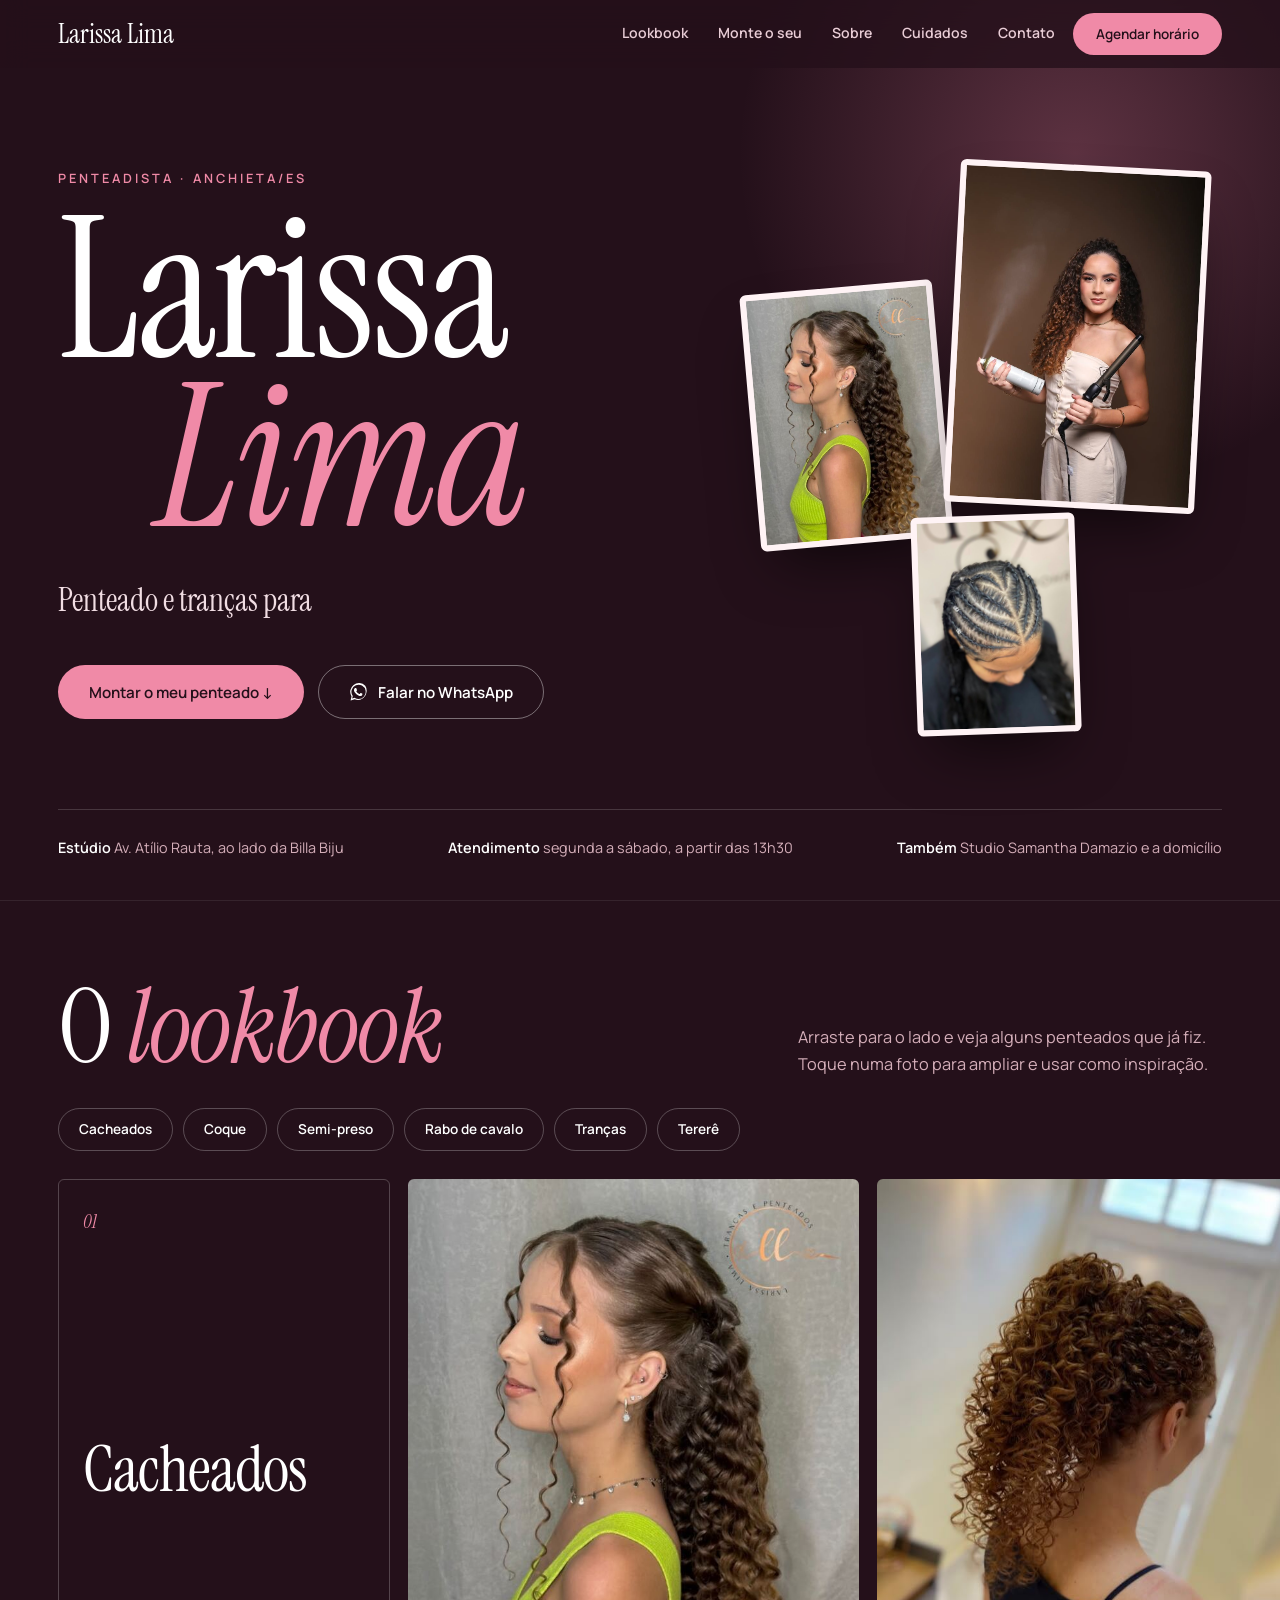
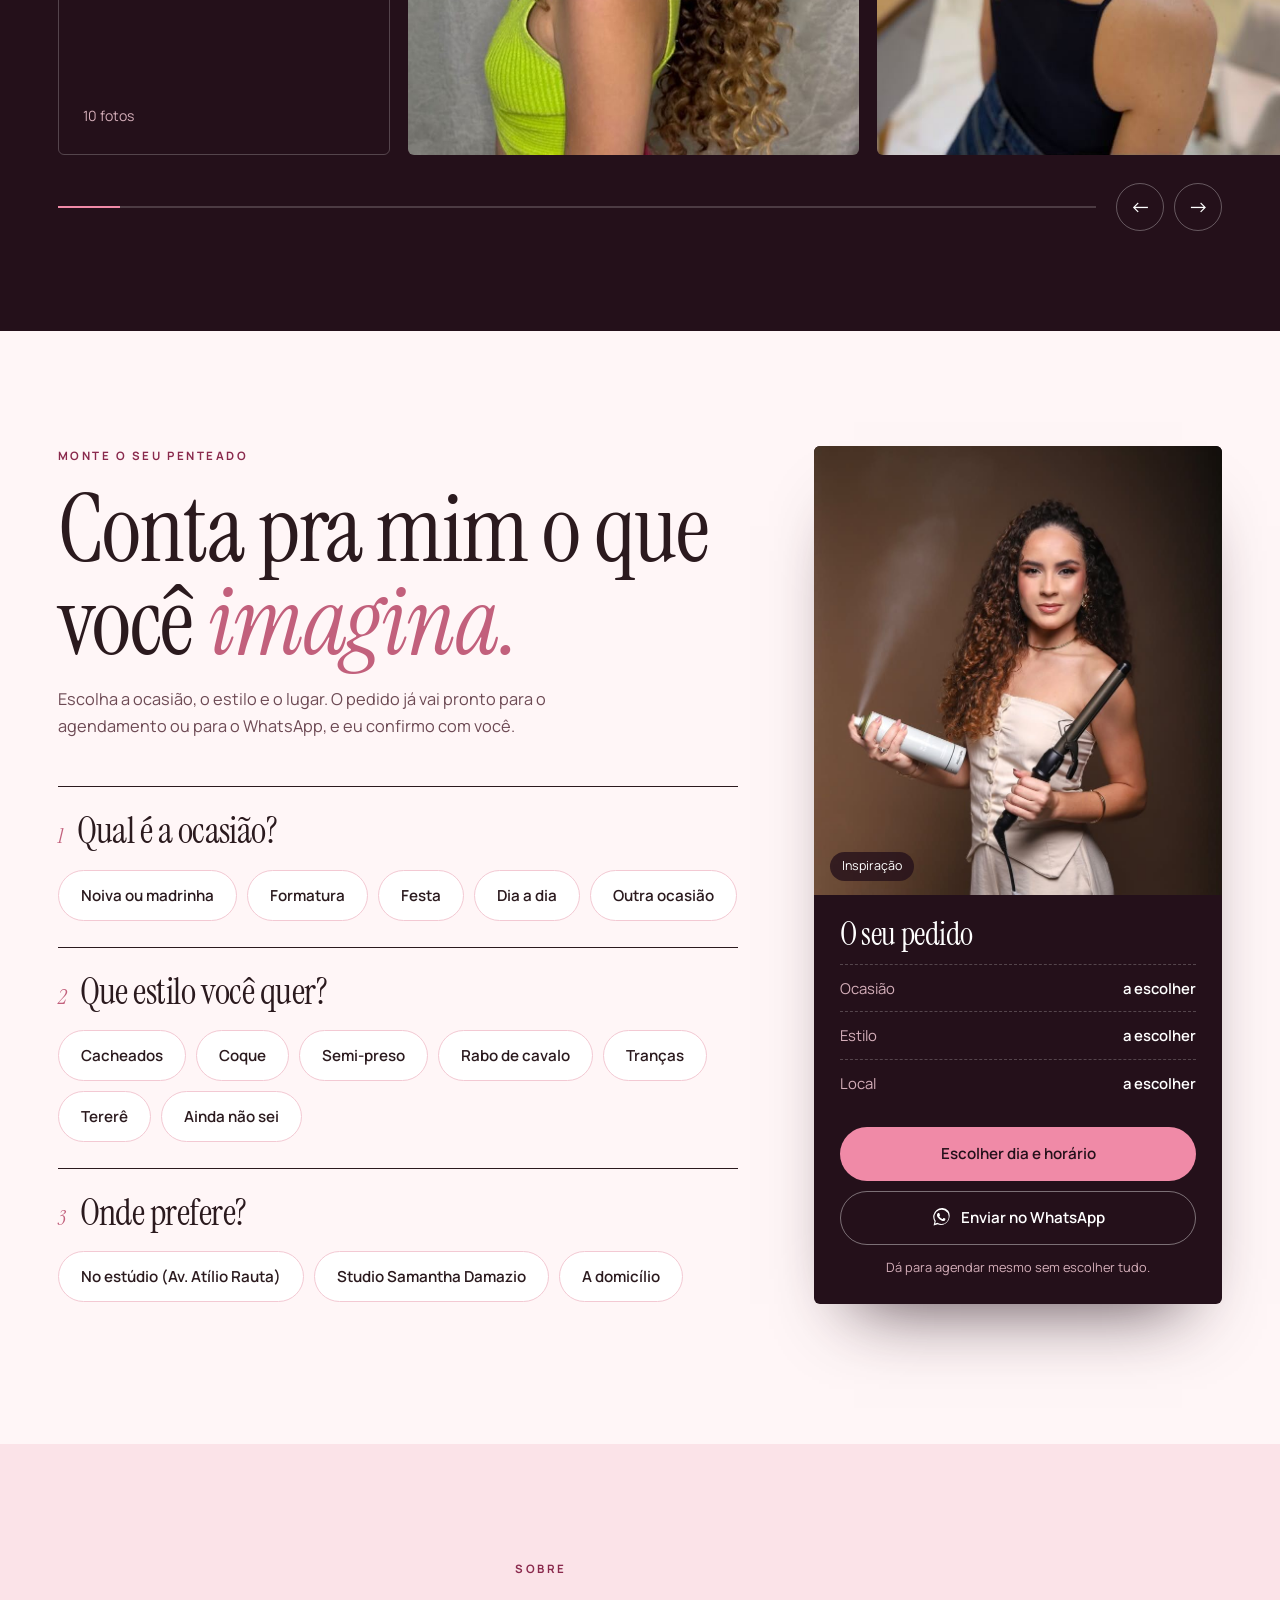
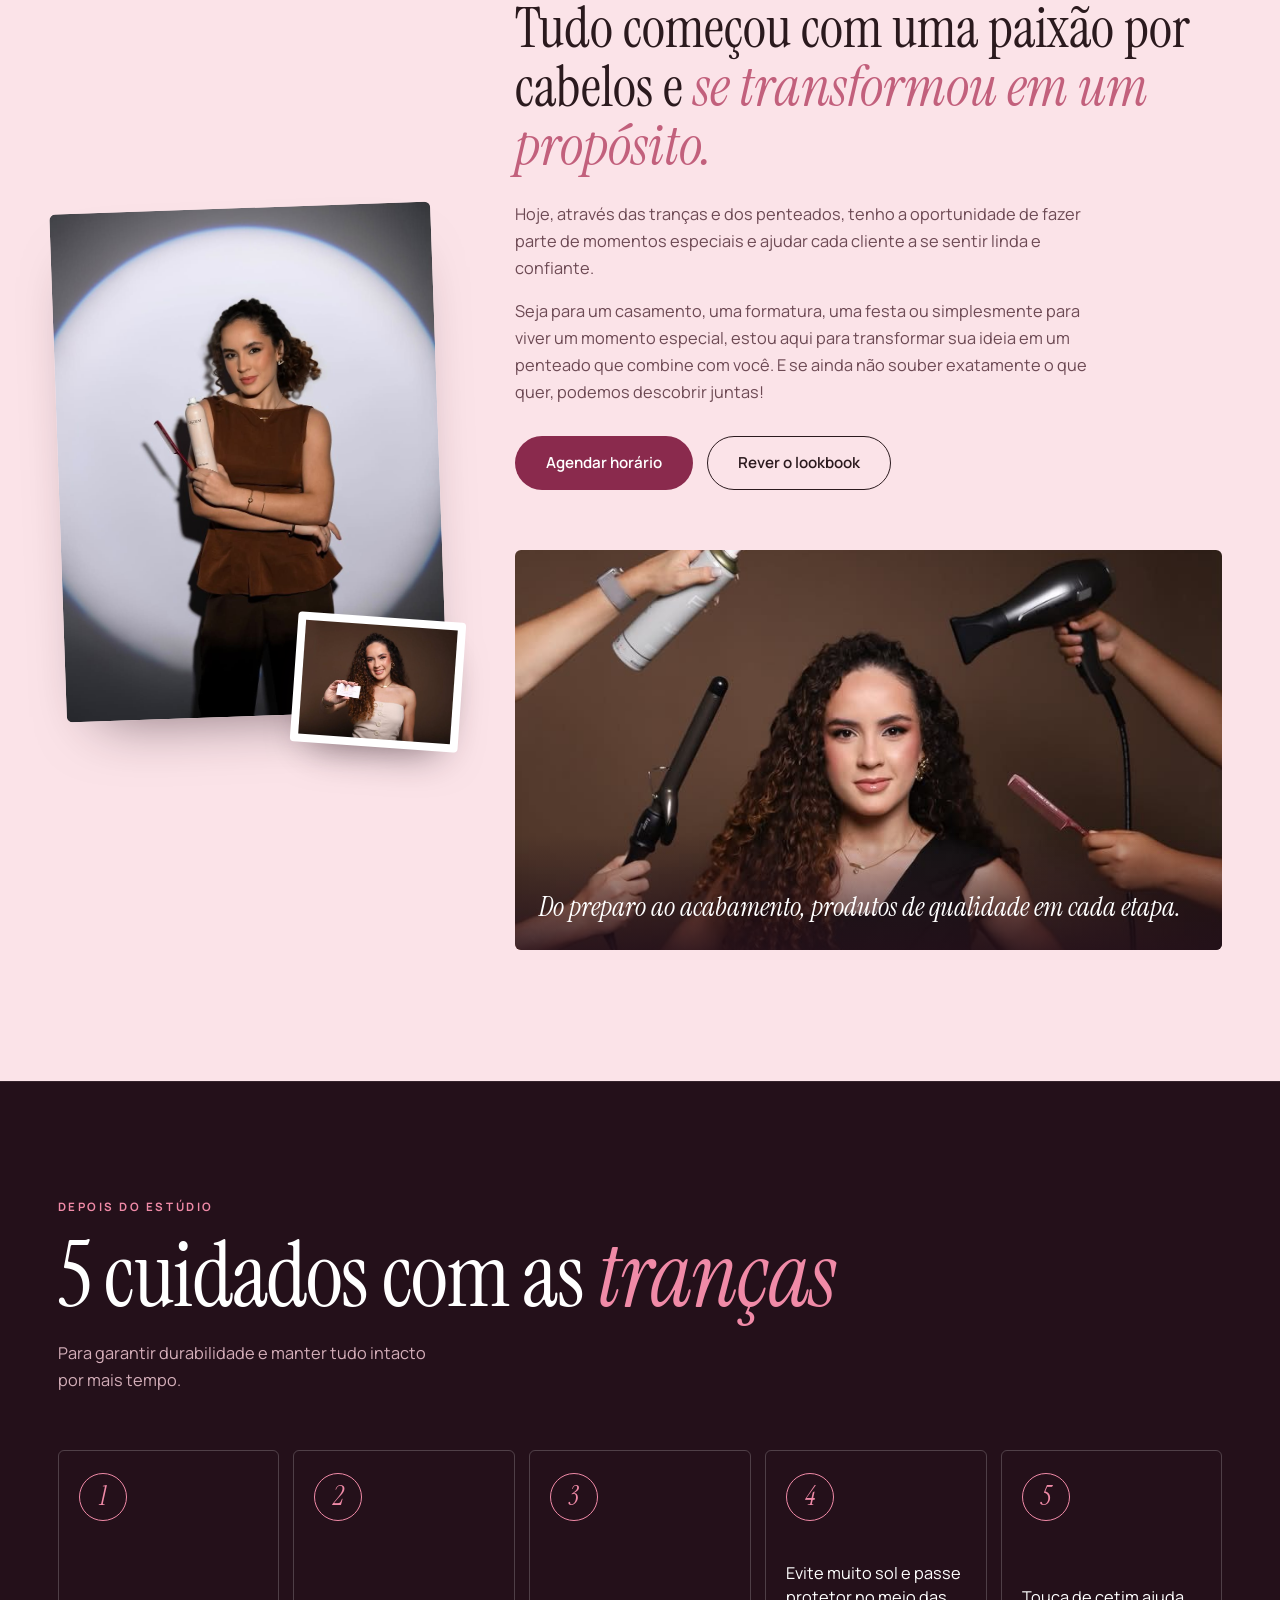
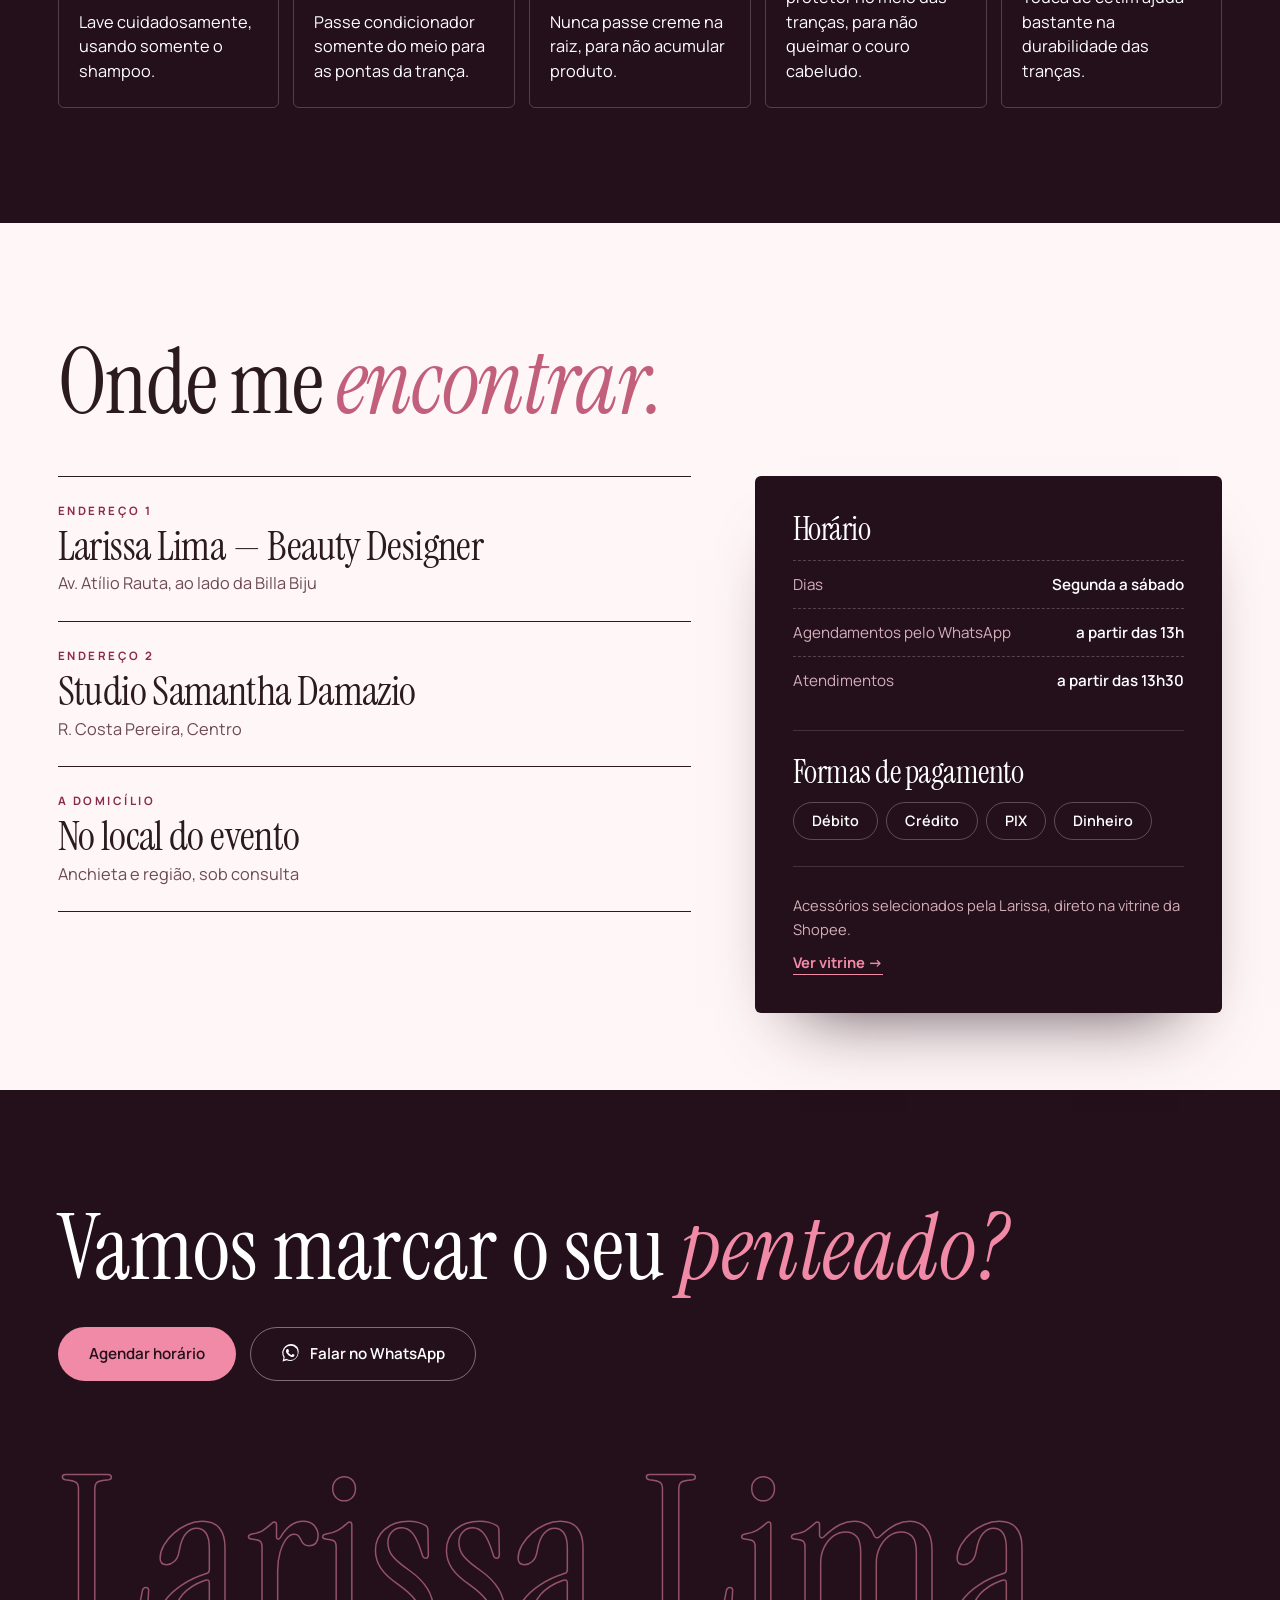
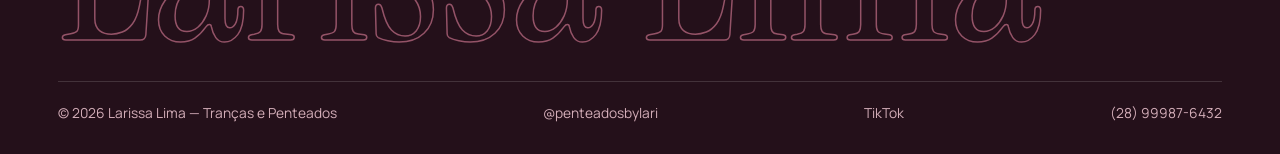
<file: site-v3/index.html>
<!DOCTYPE html>
<html lang="pt-BR">
<head>
<meta charset="UTF-8">
<meta name="viewport" content="width=device-width, initial-scale=1.0">
<title>Larissa Lima — Tranças & Penteados em Anchieta/ES</title>
<meta name="description" content="Penteados para noivas, madrinhas, formaturas e festas, além de tranças e tererê, em Anchieta/ES e região. Monte o seu penteado e agende pelo site.">
<meta name="theme-color" content="#24101a">
<link rel="icon" type="image/png" href="favicon.png">
<link rel="icon" type="image/x-icon" href="favicon.ico">
<link rel="apple-touch-icon" href="favicon.png">
<meta property="og:type" content="website">
<meta property="og:title" content="Larissa Lima — Tranças & Penteados">
<meta property="og:description" content="Penteados e tranças feitos sob medida, em Anchieta/ES e região.">
<meta property="og:image" content="https://penteadosbylari.com.br/og-image.jpg">
<meta property="og:url" content="https://penteadosbylari.com.br/">
<meta property="og:locale" content="pt_BR">
<meta name="twitter:card" content="summary_large_image">
<link rel="preconnect" href="https://fonts.googleapis.com">
<link rel="preconnect" href="https://fonts.gstatic.com" crossorigin>
<link href="https://fonts.googleapis.com/css2?family=Instrument+Serif:ital@0;1&family=Manrope:wght@300;400;500;600;700&display=swap" rel="stylesheet">
<script type="application/ld+json">
{"@context":"https://schema.org","@type":"HairSalon","name":"Larissa Lima — Tranças & Penteados","url":"https://penteadosbylari.com.br/","telephone":"+55 28 99987-6432","image":"https://penteadosbylari.com.br/og-image.jpg","address":{"@type":"PostalAddress","streetAddress":"Av. Atílio Rauta","addressLocality":"Anchieta","addressRegion":"ES","addressCountry":"BR"},"areaServed":"Anchieta, ES e região","sameAs":["https://instagram.com/penteadosbylari","https://www.tiktok.com/@penteadosbylari"]}
</script>
<style>
:root{
  --night:#24101a;
  --night-2:#321623;
  --wine:#8a2a4d;
  --wine-dark:#6c1f3b;
  --rose:#f08aa7;
  --rose-deep:#c2607c;
  --champ:#e6c4aa;
  --paper:#fff6f7;
  --blush:#fbe3e8;
  --blush-deep:#f3c9d3;
  --ink:#2b1a1e;
  --muted:#6d4a54;
  --soft:#d4aeb9;
  --pad:clamp(20px,4.5vw,72px);
  --serif:'Instrument Serif','Times New Roman',serif;
  --sans:'Manrope',system-ui,sans-serif;
}
*{box-sizing:border-box;}
html{scroll-behavior:smooth;scroll-padding-top:72px;}
body{margin:0;background:var(--paper);color:var(--ink);font-family:var(--sans);font-size:1.02rem;line-height:1.65;-webkit-font-smoothing:antialiased;overflow-x:hidden;}
img{display:block;max-width:100%;height:auto;}
h1,h2,h3{font-family:var(--serif);font-weight:400;line-height:.98;margin:0;letter-spacing:-0.015em;}
p{margin:0;}
a{color:inherit;text-decoration:none;}
button{font:inherit;color:inherit;}
:focus-visible{outline:2px solid var(--rose);outline-offset:3px;}
em{font-style:italic;}
.skip{position:absolute;left:-999px;top:8px;background:var(--wine);color:#fff;padding:10px 16px;z-index:500;}
.skip:focus{left:12px;}
.label{font-size:.72rem;font-weight:700;letter-spacing:.22em;text-transform:uppercase;}

/* botões */
.btn{display:inline-flex;align-items:center;justify-content:center;gap:10px;min-height:54px;padding:0 30px;border-radius:999px;font-weight:600;font-size:.95rem;border:1.5px solid transparent;cursor:pointer;transition:transform .2s ease,background .2s ease,color .2s ease,border-color .2s ease;}
.btn:hover{transform:translateY(-2px);}
.btn-rose{background:var(--rose);color:var(--night);}
.btn-rose:hover{background:#f5a3b9;}
.btn-wine{background:var(--wine);color:#fff;}
.btn-wine:hover{background:var(--wine-dark);}
.btn-ghost{border-color:rgba(255,255,255,.4);color:#fff;}
.btn-ghost:hover{border-color:var(--rose);color:var(--rose);}
.btn-ink{border-color:var(--ink);color:var(--ink);}
.btn-ink:hover{background:var(--ink);color:var(--paper);}
.btn svg{width:19px;height:19px;flex:none;}
.btn[aria-disabled="true"]{opacity:.45;pointer-events:none;}

/* barra superior */
header{position:fixed;top:0;left:0;right:0;z-index:200;background:rgba(36,16,26,.78);backdrop-filter:blur(14px);}
.bar{height:68px;padding:0 var(--pad);display:flex;align-items:center;gap:18px;}
.logo{font-family:var(--serif);font-size:1.7rem;color:#fff;margin-right:auto;line-height:1;}
.bar .btn{min-height:42px;padding:0 22px;font-size:.85rem;}
.menu-btn{min-height:42px;padding:0 20px;border-radius:999px;border:1.5px solid rgba(255,255,255,.35);background:none;color:#fff;font-weight:600;font-size:.85rem;cursor:pointer;display:none;align-items:center;gap:10px;}
.menu-btn:hover{border-color:var(--rose);}
.menu-btn i{display:block;width:16px;height:7px;border-top:1.5px solid currentColor;border-bottom:1.5px solid currentColor;}

/* menu em tela cheia */
.mainnav{display:flex;gap:30px;font-size:.88rem;font-weight:600;}
.mainnav a{color:#e9cdd6;padding:6px 0;border-bottom:2px solid transparent;transition:color .2s,border-color .2s;}
.mainnav a:hover,.mainnav a.on{color:#fff;border-color:var(--rose);}

/* abertura */
.open-scene{position:relative;min-height:100svh;background:var(--night);color:#fff;padding:112px var(--pad) 40px;display:grid;grid-template-rows:1fr auto;overflow:hidden;}
.open-scene::before{content:"";position:absolute;width:60vw;height:60vw;right:-14vw;top:-18vw;background:radial-gradient(circle,rgba(240,138,167,.28),transparent 62%);pointer-events:none;}
.open-main{position:relative;display:grid;grid-template-columns:1.15fr .85fr;align-items:center;gap:30px;z-index:1;}
.hello{font-size:.8rem;font-weight:600;letter-spacing:.24em;text-transform:uppercase;color:var(--rose);margin-bottom:18px;}
.name{font-size:clamp(4.6rem,15.5vw,14rem);line-height:.84;}
.name span{display:block;}
.name span:nth-child(2){padding-left:.5em;font-style:italic;color:var(--rose);}
.for{margin-top:34px;font-size:clamp(1.3rem,2.6vw,2rem);font-family:var(--serif);color:#f1dde3;display:flex;flex-wrap:wrap;gap:0 .45em;align-items:baseline;}
.words{position:relative;display:inline-block;height:1.15em;min-width:7.5em;overflow:hidden;vertical-align:bottom;}
.words b{position:absolute;left:0;top:0;font-weight:400;font-style:italic;color:var(--champ);opacity:0;transform:translateY(60%);animation:word 12s infinite;white-space:nowrap;}
.words b:nth-child(1){animation-delay:0s}.words b:nth-child(2){animation-delay:3s}.words b:nth-child(3){animation-delay:6s}.words b:nth-child(4){animation-delay:9s}
@keyframes word{0%{opacity:0;transform:translateY(60%)}4%,22%{opacity:1;transform:none}26%,100%{opacity:0;transform:translateY(-60%)}}
.open-cta{display:flex;flex-wrap:wrap;gap:14px;margin-top:38px;}
.cluster{position:relative;height:min(62vh,560px);min-height:360px;}
.cluster figure{position:absolute;margin:0;border-radius:6px;overflow:hidden;box-shadow:0 30px 60px -20px rgba(0,0,0,.65);border:6px solid #fff3f5;background:#fff3f5;}
.cluster img{width:100%;height:100%;object-fit:cover;}
.cluster .c1{width:52%;aspect-ratio:3/4.1;right:4%;top:0;transform:rotate(3deg);z-index:2;}
.cluster .c2{width:40%;aspect-ratio:3/4;left:2%;top:22%;transform:rotate(-5deg);z-index:1;}
.cluster .c3{width:34%;aspect-ratio:3/4;right:30%;bottom:-2%;transform:rotate(-2deg);z-index:3;}
.open-foot{position:relative;z-index:1;display:flex;flex-wrap:wrap;justify-content:space-between;gap:12px 36px;padding-top:26px;border-top:1px solid rgba(255,255,255,.16);color:var(--soft);font-size:.9rem;margin-top:34px;}
.open-foot b{color:#fff;font-weight:600;}

/* lookbook */
.book{background:var(--night);color:#fff;padding:clamp(40px,6vw,80px) 0 clamp(56px,8vw,100px);border-top:1px solid rgba(255,255,255,.08);}
.book-head{padding:0 var(--pad);display:flex;flex-wrap:wrap;align-items:end;justify-content:space-between;gap:24px 40px;margin-bottom:30px;}
.book-head h2{font-size:clamp(3rem,8vw,7rem);}
.book-head h2 em{color:var(--rose);}
.book-head p{color:var(--soft);max-width:26em;}
.jump{display:flex;flex-wrap:wrap;gap:10px;padding:0 var(--pad);margin-bottom:28px;}
.jump button{border:1.5px solid rgba(255,255,255,.25);background:none;color:#fff;border-radius:999px;padding:9px 20px;font-weight:600;font-size:.85rem;cursor:pointer;transition:background .2s,color .2s,border-color .2s;}
.jump button:hover,.jump button.on{background:var(--rose);border-color:var(--rose);color:var(--night);}
.strip{display:flex;gap:18px;overflow-x:auto;padding:0 var(--pad) 22px;scrollbar-width:none;cursor:grab;--h:clamp(380px,64vh,640px);}
.strip::-webkit-scrollbar{display:none;}
.strip.drag{cursor:grabbing;user-select:none;}
.chap{flex:none;width:clamp(240px,26vw,380px);height:var(--h);display:flex;flex-direction:column;justify-content:space-between;padding:26px 24px;border:1.5px solid rgba(255,255,255,.22);border-radius:6px;}
.chap .n{font-family:var(--serif);font-style:italic;color:var(--rose);font-size:1.2rem;}
.chap h3{font-size:clamp(2.6rem,5vw,4.2rem);}
.chap small{color:var(--soft);font-size:.88rem;}
.ph{flex:none;height:var(--h);border:0;padding:0;background:var(--night-2);border-radius:6px;overflow:hidden;cursor:zoom-in;position:relative;}
.ph img{width:100%;height:100%;object-fit:cover;transition:transform .8s cubic-bezier(.2,.7,.2,1);pointer-events:none;}
.ph:hover img{transform:scale(1.05);}
.ph::after{content:"+";position:absolute;right:12px;bottom:12px;width:36px;height:36px;border-radius:50%;background:rgba(255,255,255,.92);color:var(--night);display:grid;place-items:center;font-size:1.3rem;line-height:1;opacity:0;transform:scale(.7);transition:opacity .25s,transform .25s;}
.ph:hover::after{opacity:1;transform:none;}
.ctrl{display:flex;align-items:center;gap:20px;padding:6px var(--pad) 0;}
.prog{flex:1;height:2px;background:rgba(255,255,255,.18);position:relative;}
.prog i{position:absolute;left:0;top:0;bottom:0;width:0;background:var(--rose);}
.arrows{display:flex;gap:10px;}
.arrows button{width:48px;height:48px;border-radius:50%;border:1.5px solid rgba(255,255,255,.3);background:none;color:#fff;font-size:1.3rem;cursor:pointer;transition:background .2s,border-color .2s;}
.arrows button:hover{background:var(--rose);border-color:var(--rose);color:var(--night);}

/* monte o seu penteado */
.build{background:var(--paper);padding:clamp(64px,9vw,128px) var(--pad);}
.build-grid{max-width:1240px;margin:0 auto;display:grid;grid-template-columns:1.25fr .75fr;gap:clamp(30px,6vw,96px);align-items:start;}
.build h2{font-size:clamp(3rem,7.4vw,6.2rem);margin-bottom:18px;}
.build h2 em{color:var(--rose-deep);}
.build .lead{color:var(--muted);max-width:30em;margin-bottom:clamp(28px,4vw,46px);}
.q{padding:26px 0;border-top:1.5px solid var(--ink);}
.q .qn{display:flex;gap:14px;align-items:baseline;margin-bottom:16px;}
.q .qn span{font-family:var(--serif);font-style:italic;color:var(--rose-deep);font-size:1.3rem;}
.q .qn h3{font-size:clamp(1.7rem,3vw,2.3rem);}
.opts{display:flex;flex-wrap:wrap;gap:10px;}
.opt{border:1.5px solid var(--blush-deep);background:#fff;border-radius:999px;padding:12px 22px;font-weight:600;font-size:.95rem;cursor:pointer;transition:background .2s,color .2s,border-color .2s,transform .2s;}
.opt:hover{border-color:var(--wine);transform:translateY(-1px);}
.opt[aria-pressed="true"]{background:var(--wine);border-color:var(--wine);color:#fff;}
.ticket{position:sticky;top:92px;background:var(--night);color:#fff;border-radius:6px;padding:0;overflow:hidden;box-shadow:0 40px 70px -40px rgba(36,16,26,.8);}
.ticket-ph{aspect-ratio:4/4.4;background:var(--night-2);position:relative;}
.ticket-ph img{width:100%;height:100%;object-fit:cover;transition:opacity .35s;}
.ticket-ph span{position:absolute;left:16px;bottom:14px;background:rgba(36,16,26,.78);padding:4px 12px;border-radius:999px;font-size:.78rem;}
.ticket-body{padding:24px 26px 26px;}
.ticket h3{font-size:2rem;margin-bottom:14px;}
.ticket dl{margin:0;display:grid;gap:0;}
.ticket dl div{display:flex;justify-content:space-between;gap:16px;padding:11px 0;border-top:1px dashed rgba(255,255,255,.22);font-size:.93rem;}
.ticket dt{color:var(--soft);}
.ticket dd{margin:0;font-weight:600;text-align:right;}
.ticket .btns{display:grid;gap:10px;margin-top:20px;}
.ticket .btn{width:100%;}
.ticket .hint{margin-top:12px;font-size:.8rem;color:var(--soft);text-align:center;}

/* sobre */
.about{background:var(--blush);padding:clamp(64px,9vw,128px) var(--pad);}
.about-grid{max-width:1240px;margin:0 auto;display:grid;grid-template-columns:.7fr 1.3fr;gap:clamp(30px,6vw,96px);align-items:center;}
.about-ph{position:relative;}
.about-ph img.p{width:100%;aspect-ratio:3/4;object-fit:cover;object-position:center bottom;border-radius:6px;transform:rotate(-2deg);box-shadow:0 30px 60px -34px rgba(36,16,26,.6);}
.about-ph .card{position:absolute;right:-6%;bottom:-6%;width:44%;background:#fff;padding:8px;border-radius:4px;transform:rotate(4deg);box-shadow:0 20px 40px -20px rgba(36,16,26,.6);}
.about .big{font-family:var(--serif);font-size:clamp(2rem,4.4vw,3.8rem);line-height:1.05;}
.about .big em{color:var(--rose-deep);}
.about p.t{margin-top:26px;color:var(--muted);max-width:36em;}
.about .row{display:flex;flex-wrap:wrap;gap:14px;margin-top:30px;}
.proc{margin-top:clamp(36px,5vw,60px);max-width:828px;position:relative;border-radius:6px;overflow:hidden;}
.proc img{width:100%;height:clamp(240px,36vw,400px);object-fit:cover;object-position:center 38%;}
.proc p{position:absolute;left:0;right:0;bottom:0;padding:50px 24px 20px;background:linear-gradient(to top,rgba(36,16,26,.85),transparent);color:#fff;font-family:var(--serif);font-style:italic;font-size:clamp(1.2rem,2.4vw,1.7rem);}

/* cuidados */
.care{background:var(--night);color:#fff;padding:clamp(64px,9vw,128px) var(--pad);border-top:1px solid rgba(255,255,255,.08);}
.care-head{max-width:1240px;margin:0 auto clamp(30px,5vw,56px);display:flex;flex-wrap:wrap;align-items:end;justify-content:space-between;gap:20px 40px;}
.care h2{font-size:clamp(3rem,7vw,6rem);}
.care h2 em{color:var(--rose);}
.care .sub{color:var(--soft);max-width:24em;}
.care-list{max-width:1240px;margin:0 auto;list-style:none;padding:0;display:grid;grid-template-columns:repeat(5,1fr);gap:14px;counter-reset:t;}
.care-list li{counter-increment:t;border:1.5px solid rgba(255,255,255,.2);border-radius:6px;padding:22px 20px 24px;display:flex;flex-direction:column;justify-content:space-between;gap:40px;min-height:250px;line-height:1.5;transition:border-color .25s,transform .25s,background .25s;}
.care-list li:hover{border-color:var(--rose);transform:translateY(-4px);background:var(--night-2);}
.care-list li::before{content:counter(t);flex:none;width:46px;height:46px;border-radius:50%;border:1.5px solid var(--rose);color:var(--rose);display:grid;place-items:center;font-family:var(--serif);font-style:italic;font-size:1.6rem;line-height:1;}

/* contato */
.where{background:var(--paper);padding:clamp(64px,9vw,128px) var(--pad) clamp(40px,6vw,80px);}
.where-in{max-width:1240px;margin:0 auto;}
.where h2{font-size:clamp(3rem,7vw,6rem);margin-bottom:clamp(28px,4vw,50px);}
.where h2 em{color:var(--rose-deep);}
.where-grid{display:grid;grid-template-columns:1.15fr .85fr;gap:clamp(26px,5vw,72px);align-items:start;}
.addr{border-top:1.5px solid var(--ink);}
.addr div{padding:24px 0;border-bottom:1.5px solid var(--ink);}
.addr .label{color:var(--wine);display:block;margin-bottom:6px;}
.addr h3{font-size:clamp(1.8rem,3.2vw,2.6rem);}
.addr p{color:var(--muted);margin-top:4px;}
.hcard{background:var(--night);color:#fff;border-radius:6px;padding:clamp(24px,3.4vw,38px);box-shadow:0 40px 70px -44px rgba(36,16,26,.8);}
.hcard h3{font-size:2rem;margin-bottom:14px;}
.hcard dl{margin:0;}
.hcard dl div{display:flex;justify-content:space-between;gap:14px;padding:11px 0;border-top:1px dashed rgba(255,255,255,.22);font-size:.95rem;}
.hcard dt{color:var(--soft);}
.hcard dd{margin:0;font-weight:600;text-align:right;}
.hcard .sep{height:1px;background:rgba(255,255,255,.14);margin:26px 0;}
.pay{display:flex;flex-wrap:wrap;gap:8px;}
.pay span{border:1.5px solid rgba(255,255,255,.25);border-radius:999px;padding:6px 18px;font-weight:600;font-size:.9rem;}
.shop{margin-top:4px;color:var(--soft);font-size:.92rem;}
.shop a{display:inline-block;margin-top:8px;color:var(--rose);font-weight:700;border-bottom:1.5px solid var(--rose);}

/* fim */
.end{background:var(--night);color:#fff;padding:clamp(60px,9vw,120px) var(--pad) 30px;overflow:hidden;}
.end-in{max-width:1240px;margin:0 auto;}
.end .ask{font-family:var(--serif);font-size:clamp(2.6rem,7vw,6rem);line-height:.98;}
.end .ask em{color:var(--rose);}
.end .row{display:flex;flex-wrap:wrap;gap:14px;margin-top:34px;}
.giant{font-family:var(--serif);font-size:clamp(4rem,18vw,17rem);line-height:.8;margin:clamp(40px,7vw,90px) 0 0;color:transparent;-webkit-text-stroke:1.5px rgba(240,138,167,.55);white-space:nowrap;}
.foot{display:flex;flex-wrap:wrap;justify-content:space-between;gap:12px 30px;margin-top:26px;padding-top:20px;border-top:1px solid rgba(255,255,255,.14);color:var(--soft);font-size:.86rem;}
.foot a:hover{color:#fff;}

.mbar{display:none;}

/* lightbox */
.lb{position:fixed;inset:0;background:rgba(28,10,20,.97);display:none;flex-direction:column;align-items:center;justify-content:center;z-index:400;padding:24px;}
.lb.open{display:flex;}
.lb img{max-height:72vh;max-width:min(92vw,700px);object-fit:contain;border-radius:4px;}
.lb p{color:#fff;font-family:var(--serif);font-style:italic;font-size:1.4rem;margin-top:14px;}
.lb .acts{display:flex;flex-wrap:wrap;gap:12px;justify-content:center;margin-top:16px;}
.lb-b{position:absolute;background:none;color:#fff;border:1.5px solid rgba(255,255,255,.35);width:50px;height:50px;border-radius:50%;font-size:1.5rem;cursor:pointer;line-height:1;transition:background .2s;}
.lb-b:hover{background:var(--rose);border-color:var(--rose);color:var(--night);}
.lb-x{top:18px;right:18px;}.lb-p{left:16px;top:50%;}.lb-n{right:16px;top:50%;}

.js .rv{opacity:0;transform:translateY(26px);transition:opacity .9s ease,transform .9s cubic-bezier(.2,.7,.2,1);}
.js .rv.in{opacity:1;transform:none;}

@media (max-width:1000px){
  .open-main{grid-template-columns:1fr;}
  .cluster{height:420px;min-height:0;max-width:520px;}
  .menu-btn{display:inline-flex;}
  .mainnav{display:none;position:absolute;top:68px;left:0;right:0;flex-direction:column;gap:0;background:var(--night);padding:4px var(--pad) 18px;border-bottom:1px solid rgba(255,255,255,.14);}
  .mainnav.open{display:flex;}
  .mainnav a{padding:16px 0;border-bottom:1px solid rgba(255,255,255,.1);font-size:1.05rem;}
  .mainnav a:last-child{border-bottom:0;}
  .build-grid,.about-grid,.where-grid{grid-template-columns:1fr;}
  .ticket{position:static;max-width:460px;}
  .care-list{grid-template-columns:repeat(3,1fr);}
  .care-list li{min-height:210px;}
  .about-ph{max-width:380px;}
}
@media (max-width:720px){
  .bar .btn{display:none;}
  .open-scene{padding-top:96px;}
  .name{font-size:clamp(4.4rem,22vw,8rem);}
  .cluster{height:340px;}
  .open-cta .btn{width:100%;}
  .care-list{display:flex;overflow-x:auto;gap:12px;margin:0 calc(var(--pad) * -1);padding:0 var(--pad) 8px;scroll-snap-type:x proximity;scroll-padding-left:var(--pad);scrollbar-width:none;}
  .care-list::-webkit-scrollbar{display:none;}
  .care-list li{flex:none;width:78%;min-height:230px;scroll-snap-align:start;}
  .chap{width:70vw;}
  .mbar{display:grid;grid-template-columns:1fr auto;gap:8px;position:fixed;left:12px;right:12px;bottom:12px;z-index:150;}
  .mbar .btn{min-height:50px;box-shadow:0 14px 28px -12px rgba(0,0,0,.55);}
  body{padding-bottom:82px;}
}
@media (max-width:720px){
  html{scroll-padding-top:64px;}
  body{font-size:1rem;line-height:1.6;}
  .bar{height:60px;gap:12px;}
  .logo{font-size:1.45rem;}
  .mainnav{top:60px;}
  .menu-btn{min-height:40px;padding:0 16px;}
  .build,.about,.care,.where{padding-top:52px;padding-bottom:52px;}
  .open-scene{display:block;min-height:auto;padding:84px var(--pad) 28px;}
  .open-main{display:grid;grid-template-columns:1fr;gap:0;}
  .open-main > div:first-child{display:contents;}
  .hello{order:1;margin-bottom:12px;font-size:.7rem;}
  .name{order:2;font-size:clamp(3.4rem,17vw,5rem);line-height:.88;}
  .cluster{order:3;height:250px;min-height:0;max-width:none;margin:22px 0 6px;}
  .for{order:4;margin-top:14px;font-size:1.35rem;display:block;}
  .words{display:block;width:100%;min-width:0;height:1.3em;}
  .open-cta{order:5;margin-top:22px;}
  .open-cta .btn{width:100%;min-height:50px;}
  .open-foot{margin-top:26px;padding-top:18px;font-size:.82rem;gap:8px;flex-direction:column;}
  .book{padding:36px 0 44px;}
  .book-head{margin-bottom:18px;}
  .book-head h2{font-size:2.9rem;}
  .jump{flex-wrap:nowrap;overflow-x:auto;scrollbar-width:none;margin-bottom:18px;}
  .jump::-webkit-scrollbar{display:none;}
  .jump button{flex:none;}
  .strip{--h:min(82vw,400px);gap:12px;}
  .chap{width:42vw;padding:18px 16px;}
  .chap h3{font-size:2.1rem;}
  .ph::after{display:none;}
  .arrows{display:none;}
  .ctrl{padding-top:0;}
  .build h2{font-size:2.5rem;}
  .q{padding:20px 0;}
  .q .qn h3{font-size:1.6rem;}
  .opt{padding:10px 18px;font-size:.92rem;}
  .ticket-ph{aspect-ratio:16/11;}
  .about .big{font-size:2rem;}
  .about-ph{max-width:260px;margin:0 auto 14px;}
  .about .row .btn{width:100%;}
  .care h2,.where h2{font-size:2.5rem;}
  .where h2{margin-bottom:22px;}
  .end{padding-top:52px;}
  .end .ask{font-size:2.5rem;}
  .end .row .btn{width:100%;}
  .giant{font-size:19vw;margin-top:34px;}
}
@media (prefers-reduced-motion:reduce){
  html{scroll-behavior:auto;}
  .words b{animation:none;}
  .words b:first-child{opacity:1;transform:none;}
  .js .rv{opacity:1;transform:none;transition:none;}
  .ph img{transition:none;}
}
</style>
</head>
<body>
<a class="skip" href="#conteudo">Pular para o conteúdo</a>

<header>
  <div class="bar">
    <a href="#topo" class="logo">Larissa Lima</a>
    <nav class="mainnav" id="mainnav" aria-label="Principal">
      <a href="#lookbook">Lookbook</a>
      <a href="#monte">Monte o seu</a>
      <a href="#sobre">Sobre</a>
      <a href="#cuidados">Cuidados</a>
      <a href="#contato">Contato</a>
    </nav>
    <a class="btn btn-rose" href="agendar.html">Agendar horário</a>
    <button class="menu-btn" id="menuBtn" aria-expanded="false" aria-controls="mainnav"><i></i> Menu</button>
  </div>
</header>
<main id="conteudo">
<span id="topo"></span>

<section class="open-scene">
  <div class="open-main">
    <div>
      <p class="hello">Penteadista · Anchieta/ES</p>
      <h1 class="name"><span>Larissa</span><span>Lima</span></h1>
      <p class="for">Penteado e tranças para
        <span class="words" aria-hidden="true"><b>o seu casamento</b><b>a sua formatura</b><b>a sua festa</b><b>o seu dia a dia</b></span>
      </p>
      <div class="open-cta">
        <a class="btn btn-rose" href="#monte">Montar o meu penteado ↓</a>
        <a class="btn btn-ghost" href="https://wa.me/5528999876432?text=Ol%C3%A1%21%20Vim%20pelo%20site%20e%20gostaria%20de%20agendar%20um%20hor%C3%A1rio%20%F0%9F%98%8A" target="_blank" rel="noopener"><svg viewBox="0 0 24 24" fill="currentColor" aria-hidden="true"><path d="M20.5 3.5A11 11 0 0 0 3.2 16.9L2 22l5.2-1.4A11 11 0 0 0 22 12a10.9 10.9 0 0 0-1.5-8.5ZM12 20.2a9 9 0 0 1-4.6-1.3l-.3-.2-3.1.8.8-3-.2-.3A9 9 0 1 1 12 20.2Zm5-6.7c-.3-.1-1.6-.8-1.9-.9-.3-.1-.4-.1-.6.1l-.9 1.1c-.2.2-.3.2-.6.1a7.4 7.4 0 0 1-3.7-3.2c-.3-.5.3-.5.8-1.5.1-.2 0-.3 0-.5l-.9-2.1c-.2-.5-.4-.4-.6-.4h-.5a1 1 0 0 0-.8.4 3.2 3.2 0 0 0-1 2.4c0 1.4 1 2.8 1.2 3a11.5 11.5 0 0 0 4.4 3.9c1.6.7 2.2.7 3 .6.5-.1 1.6-.7 1.8-1.3.2-.6.2-1.2.2-1.3-.1-.1-.3-.2-.6-.3Z"/></svg> Falar no WhatsApp</a>
      </div>
    </div>
    <div class="cluster" aria-hidden="true">
      <figure class="c2"><img src="imgs/site-2.jpeg" width="700" height="894" alt=""></figure>
      <figure class="c3"><img src="imgs/site-52.jpeg" width="699" height="896" alt=""></figure>
      <figure class="c1"><img src="imgs/site-1.jpeg" width="828" height="1163" alt="" fetchpriority="high"></figure>
    </div>
  </div>
  <div class="open-foot">
    <span><b>Estúdio</b> Av. Atílio Rauta, ao lado da Billa Biju</span>
    <span><b>Atendimento</b> segunda a sábado, a partir das 13h30</span>
    <span><b>Também</b> Studio Samantha Damazio e a domicílio</span>
  </div>
</section>

<section class="book" id="lookbook">
  <div class="book-head rv">
    <h2>O <em>lookbook</em></h2>
    <p>Arraste para o lado e veja alguns penteados que já fiz. Toque numa foto para ampliar e usar como inspiração.</p>
  </div>
  <div class="jump" id="jump" role="group" aria-label="Ir para um capítulo">
    <button data-go="cacheados">Cacheados</button>
    <button data-go="coque">Coque</button>
    <button data-go="semipreso">Semi-preso</button>
    <button data-go="rabodecavalo">Rabo de cavalo</button>
    <button data-go="trancas">Tranças</button>
    <button data-go="terere">Tererê</button>
  </div>
  <div class="strip" id="strip" tabindex="0" aria-label="Fotos de penteados, role para o lado">
    <div class="chap" id="ch-cacheados"><span class="n">01</span><h3>Cacheados</h3><small>10 fotos</small></div>
    <button class="ph" data-category="cacheados" data-caption="Penteado cacheado 1" style="aspect-ratio:700/894"><img src="imgs/site-2.jpeg" width="700" height="894" loading="lazy" alt="Penteado cacheado 1"></button>
    <button class="ph" data-category="cacheados" data-caption="Penteado cacheado 2" style="aspect-ratio:639/821"><img src="imgs/site-3.jpeg" width="639" height="821" loading="lazy" alt="Penteado cacheado 2"></button>
    <button class="ph" data-category="cacheados" data-caption="Penteado cacheado 3" style="aspect-ratio:666/893"><img src="imgs/site-4.jpeg" width="666" height="893" loading="lazy" alt="Penteado cacheado 3"></button>
    <button class="ph" data-category="cacheados" data-caption="Penteado cacheado 4" style="aspect-ratio:675/900"><img src="imgs/site-5.jpeg" width="675" height="900" loading="lazy" alt="Penteado cacheado 4"></button>
    <button class="ph" data-category="cacheados" data-caption="Penteado cacheado 5" style="aspect-ratio:506/900"><img src="imgs/site-6.jpeg" width="506" height="900" loading="lazy" alt="Penteado cacheado 5"></button>
    <button class="ph" data-category="cacheados" data-caption="Penteado cacheado 6" style="aspect-ratio:675/900"><img src="imgs/site-7.jpeg" width="675" height="900" loading="lazy" alt="Penteado cacheado 6"></button>
    <button class="ph" data-category="cacheados" data-caption="Penteado cacheado 7" style="aspect-ratio:598/900"><img src="imgs/site-8.jpeg" width="598" height="900" loading="lazy" alt="Penteado cacheado 7"></button>
    <button class="ph" data-category="cacheados" data-caption="Penteado cacheado 8" style="aspect-ratio:623/900"><img src="imgs/site-9.jpeg" width="623" height="900" loading="lazy" alt="Penteado cacheado 8"></button>
    <button class="ph" data-category="cacheados" data-caption="Penteado cacheado 9" style="aspect-ratio:700/833"><img src="imgs/site-10.jpeg" width="700" height="833" loading="lazy" alt="Penteado cacheado 9"></button>
    <button class="ph" data-category="cacheados" data-caption="Penteado cacheado 10" style="aspect-ratio:700/897"><img src="imgs/site-11.jpeg" width="700" height="897" loading="lazy" alt="Penteado cacheado 10"></button>
    <div class="chap" id="ch-coque"><span class="n">02</span><h3>Coque</h3><small>13 fotos</small></div>
    <button class="ph" data-category="coque" data-caption="Coque 1" style="aspect-ratio:700/844"><img src="imgs/site-12.jpeg" width="700" height="844" loading="lazy" alt="Coque 1"></button>
    <button class="ph" data-category="coque" data-caption="Coque 2" style="aspect-ratio:700/857"><img src="imgs/site-13.jpeg" width="700" height="857" loading="lazy" alt="Coque 2"></button>
    <button class="ph" data-category="coque" data-caption="Coque 3" style="aspect-ratio:679/900"><img src="imgs/site-14.jpeg" width="679" height="900" loading="lazy" alt="Coque 3"></button>
    <button class="ph" data-category="coque" data-caption="Coque 4" style="aspect-ratio:675/900"><img src="imgs/site-15.jpeg" width="675" height="900" loading="lazy" alt="Coque 4"></button>
    <button class="ph" data-category="coque" data-caption="Coque 5" style="aspect-ratio:700/840"><img src="imgs/site-16.jpeg" width="700" height="840" loading="lazy" alt="Coque 5"></button>
    <button class="ph" data-category="coque" data-caption="Coque 6" style="aspect-ratio:700/877"><img src="imgs/site-17.jpeg" width="700" height="877" loading="lazy" alt="Coque 6"></button>
    <button class="ph" data-category="coque" data-caption="Coque 7" style="aspect-ratio:631/848"><img src="imgs/site-18.jpeg" width="631" height="848" loading="lazy" alt="Coque 7"></button>
    <button class="ph" data-category="coque" data-caption="Coque 8" style="aspect-ratio:675/900"><img src="imgs/site-19.jpeg" width="675" height="900" loading="lazy" alt="Coque 8"></button>
    <button class="ph" data-category="coque" data-caption="Coque 9" style="aspect-ratio:684/900"><img src="imgs/site-20.jpeg" width="684" height="900" loading="lazy" alt="Coque 9"></button>
    <button class="ph" data-category="coque" data-caption="Coque 10" style="aspect-ratio:675/900"><img src="imgs/site-21.jpeg" width="675" height="900" loading="lazy" alt="Coque 10"></button>
    <button class="ph" data-category="coque" data-caption="Coque 11" style="aspect-ratio:416/900"><img src="imgs/site-22.jpeg" width="416" height="900" loading="lazy" alt="Coque 11"></button>
    <button class="ph" data-category="coque" data-caption="Coque 12" style="aspect-ratio:700/886"><img src="imgs/site-23.jpeg" width="700" height="886" loading="lazy" alt="Coque 12"></button>
    <button class="ph" data-category="coque" data-caption="Coque 13" style="aspect-ratio:675/900"><img src="imgs/site-24.jpeg" width="675" height="900" loading="lazy" alt="Coque 13"></button>
    <div class="chap" id="ch-semipreso"><span class="n">03</span><h3>Semi-preso</h3><small>19 fotos</small></div>
    <button class="ph" data-category="semipreso" data-caption="Semi-preso 1" style="aspect-ratio:613/900"><img src="imgs/site-25.jpeg" width="613" height="900" loading="lazy" alt="Semi-preso 1"></button>
    <button class="ph" data-category="semipreso" data-caption="Semi-preso 2" style="aspect-ratio:675/900"><img src="imgs/site-26.jpeg" width="675" height="900" loading="lazy" alt="Semi-preso 2"></button>
    <button class="ph" data-category="semipreso" data-caption="Semi-preso 3" style="aspect-ratio:675/900"><img src="imgs/site-27.jpeg" width="675" height="900" loading="lazy" alt="Semi-preso 3"></button>
    <button class="ph" data-category="semipreso" data-caption="Semi-preso 4" style="aspect-ratio:616/900"><img src="imgs/site-28.jpeg" width="616" height="900" loading="lazy" alt="Semi-preso 4"></button>
    <button class="ph" data-category="semipreso" data-caption="Semi-preso 5" style="aspect-ratio:689/900"><img src="imgs/site-29.jpeg" width="689" height="900" loading="lazy" alt="Semi-preso 5"></button>
    <button class="ph" data-category="semipreso" data-caption="Semi-preso 6" style="aspect-ratio:700/889"><img src="imgs/site-30.jpeg" width="700" height="889" loading="lazy" alt="Semi-preso 6"></button>
    <button class="ph" data-category="semipreso" data-caption="Semi-preso 7" style="aspect-ratio:689/900"><img src="imgs/site-31.jpeg" width="689" height="900" loading="lazy" alt="Semi-preso 7"></button>
    <button class="ph" data-category="semipreso" data-caption="Semi-preso 8" style="aspect-ratio:644/760"><img src="imgs/site-32.jpeg" width="644" height="760" loading="lazy" alt="Semi-preso 8"></button>
    <button class="ph" data-category="semipreso" data-caption="Semi-preso 9" style="aspect-ratio:606/900"><img src="imgs/site-33.jpeg" width="606" height="900" loading="lazy" alt="Semi-preso 9"></button>
    <button class="ph" data-category="semipreso" data-caption="Semi-preso 10" style="aspect-ratio:699/900"><img src="imgs/site-34.jpeg" width="699" height="900" loading="lazy" alt="Semi-preso 10"></button>
    <button class="ph" data-category="semipreso" data-caption="Semi-preso 11" style="aspect-ratio:699/900"><img src="imgs/site-35.jpeg" width="699" height="900" loading="lazy" alt="Semi-preso 11"></button>
    <button class="ph" data-category="semipreso" data-caption="Semi-preso 12" style="aspect-ratio:674/900"><img src="imgs/site-36.jpeg" width="674" height="900" loading="lazy" alt="Semi-preso 12"></button>
    <button class="ph" data-category="semipreso" data-caption="Semi-preso 13" style="aspect-ratio:608/900"><img src="imgs/site-37.jpeg" width="608" height="900" loading="lazy" alt="Semi-preso 13"></button>
    <button class="ph" data-category="semipreso" data-caption="Semi-preso 14" style="aspect-ratio:675/900"><img src="imgs/site-38.jpeg" width="675" height="900" loading="lazy" alt="Semi-preso 14"></button>
    <button class="ph" data-category="semipreso" data-caption="Semi-preso 15" style="aspect-ratio:675/900"><img src="imgs/site-39.jpeg" width="675" height="900" loading="lazy" alt="Semi-preso 15"></button>
    <button class="ph" data-category="semipreso" data-caption="Semi-preso 16" style="aspect-ratio:700/878"><img src="imgs/site-40.jpeg" width="700" height="878" loading="lazy" alt="Semi-preso 16"></button>
    <button class="ph" data-category="semipreso" data-caption="Semi-preso 17" style="aspect-ratio:676/900"><img src="imgs/site-41.jpeg" width="676" height="900" loading="lazy" alt="Semi-preso 17"></button>
    <button class="ph" data-category="semipreso" data-caption="Semi-preso 18" style="aspect-ratio:675/900"><img src="imgs/site-42.jpeg" width="675" height="900" loading="lazy" alt="Semi-preso 18"></button>
    <button class="ph" data-category="semipreso" data-caption="Semi-preso 19" style="aspect-ratio:675/900"><img src="imgs/site-43.jpeg" width="675" height="900" loading="lazy" alt="Semi-preso 19"></button>
    <div class="chap" id="ch-rabodecavalo"><span class="n">04</span><h3>Rabo de cavalo</h3><small>7 fotos</small></div>
    <button class="ph" data-category="rabodecavalo" data-caption="Rabo de cavalo 1" style="aspect-ratio:900/1200"><img src="imgs/site-44.jpeg" width="900" height="1200" loading="lazy" alt="Rabo de cavalo 1"></button>
    <button class="ph" data-category="rabodecavalo" data-caption="Rabo de cavalo 2" style="aspect-ratio:674/900"><img src="imgs/site-45.jpeg" width="674" height="900" loading="lazy" alt="Rabo de cavalo 2"></button>
    <button class="ph" data-category="rabodecavalo" data-caption="Rabo de cavalo 3" style="aspect-ratio:699/900"><img src="imgs/site-46.jpeg" width="699" height="900" loading="lazy" alt="Rabo de cavalo 3"></button>
    <button class="ph" data-category="rabodecavalo" data-caption="Rabo de cavalo 4" style="aspect-ratio:700/863"><img src="imgs/site-47.jpeg" width="700" height="863" loading="lazy" alt="Rabo de cavalo 4"></button>
    <button class="ph" data-category="rabodecavalo" data-caption="Rabo de cavalo 5" style="aspect-ratio:627/900"><img src="imgs/site-48.jpeg" width="627" height="900" loading="lazy" alt="Rabo de cavalo 5"></button>
    <button class="ph" data-category="rabodecavalo" data-caption="Rabo de cavalo 6" style="aspect-ratio:700/899"><img src="imgs/site-49.jpeg" width="700" height="899" loading="lazy" alt="Rabo de cavalo 6"></button>
    <button class="ph" data-category="rabodecavalo" data-caption="Rabo de cavalo 7" style="aspect-ratio:675/900"><img src="imgs/site-50.jpeg" width="675" height="900" loading="lazy" alt="Rabo de cavalo 7"></button>
    <div class="chap" id="ch-trancas"><span class="n">05</span><h3>Tranças</h3><small>17 fotos</small></div>
    <button class="ph" data-category="trancas" data-caption="Trança 1" style="aspect-ratio:674/861"><img src="imgs/site-51.jpeg" width="674" height="861" loading="lazy" alt="Trança 1"></button>
    <button class="ph" data-category="trancas" data-caption="Trança 2" style="aspect-ratio:699/896"><img src="imgs/site-52.jpeg" width="699" height="896" loading="lazy" alt="Trança 2"></button>
    <button class="ph" data-category="trancas" data-caption="Trança 3" style="aspect-ratio:700/689"><img src="imgs/site-53.jpeg" width="700" height="689" loading="lazy" alt="Trança 3"></button>
    <button class="ph" data-category="trancas" data-caption="Trança 4" style="aspect-ratio:700/897"><img src="imgs/site-54.jpeg" width="700" height="897" loading="lazy" alt="Trança 4"></button>
    <button class="ph" data-category="trancas" data-caption="Trança 5" style="aspect-ratio:675/900"><img src="imgs/site-55.jpeg" width="675" height="900" loading="lazy" alt="Trança 5"></button>
    <button class="ph" data-category="trancas" data-caption="Trança 6" style="aspect-ratio:675/900"><img src="imgs/site-56.jpeg" width="675" height="900" loading="lazy" alt="Trança 6"></button>
    <button class="ph" data-category="trancas" data-caption="Trança 7" style="aspect-ratio:675/900"><img src="imgs/site-57.jpeg" width="675" height="900" loading="lazy" alt="Trança 7"></button>
    <button class="ph" data-category="trancas" data-caption="Trança 8" style="aspect-ratio:657/802"><img src="imgs/site-58.jpeg" width="657" height="802" loading="lazy" alt="Trança 8"></button>
    <button class="ph" data-category="trancas" data-caption="Trança 9" style="aspect-ratio:666/900"><img src="imgs/site-59.jpeg" width="666" height="900" loading="lazy" alt="Trança 9"></button>
    <button class="ph" data-category="trancas" data-caption="Trança 10" style="aspect-ratio:675/900"><img src="imgs/site-60.jpeg" width="675" height="900" loading="lazy" alt="Trança 10"></button>
    <button class="ph" data-category="trancas" data-caption="Trança 11" style="aspect-ratio:675/900"><img src="imgs/site-61.jpeg" width="675" height="900" loading="lazy" alt="Trança 11"></button>
    <button class="ph" data-category="trancas" data-caption="Trança 12" style="aspect-ratio:675/900"><img src="imgs/site-62.jpeg" width="675" height="900" loading="lazy" alt="Trança 12"></button>
    <button class="ph" data-category="trancas" data-caption="Trança 13" style="aspect-ratio:626/900"><img src="imgs/site-63.jpeg" width="626" height="900" loading="lazy" alt="Trança 13"></button>
    <button class="ph" data-category="trancas" data-caption="Trança 14" style="aspect-ratio:675/900"><img src="imgs/site-64.jpeg" width="675" height="900" loading="lazy" alt="Trança 14"></button>
    <button class="ph" data-category="trancas" data-caption="Trança 15" style="aspect-ratio:675/900"><img src="imgs/site-65.jpeg" width="675" height="900" loading="lazy" alt="Trança 15"></button>
    <button class="ph" data-category="trancas" data-caption="Trança 16" style="aspect-ratio:675/900"><img src="imgs/site-66.jpeg" width="675" height="900" loading="lazy" alt="Trança 16"></button>
    <button class="ph" data-category="trancas" data-caption="Trança 17" style="aspect-ratio:675/900"><img src="imgs/site-67.jpeg" width="675" height="900" loading="lazy" alt="Trança 17"></button>
    <div class="chap" id="ch-terere"><span class="n">06</span><h3>Tererê</h3><small>3 fotos</small></div>
    <button class="ph" data-category="terere" data-caption="Tererê 1" style="aspect-ratio:675/900"><img src="imgs/site-68.jpeg" width="675" height="900" loading="lazy" alt="Tererê 1"></button>
    <button class="ph" data-category="terere" data-caption="Tererê 2" style="aspect-ratio:506/900"><img src="imgs/site-69.jpeg" width="506" height="900" loading="lazy" alt="Tererê 2"></button>
    <button class="ph" data-category="terere" data-caption="Tererê 3" style="aspect-ratio:675/900"><img src="imgs/site-70.jpeg" width="675" height="900" loading="lazy" alt="Tererê 3"></button>
  </div>
  <div class="ctrl">
    <div class="prog" aria-hidden="true"><i id="prog"></i></div>
    <div class="arrows"><button id="prev" aria-label="Voltar">&#8592;</button><button id="next" aria-label="Avançar">&#8594;</button></div>
  </div>
</section>

<section class="build" id="monte">
  <div class="build-grid">
    <div>
      <p class="label" style="color:var(--wine);margin-bottom:18px">Monte o seu penteado</p>
      <h2 class="rv">Conta pra mim o que você <em>imagina.</em></h2>
      <p class="lead rv">Escolha a ocasião, o estilo e o lugar. O pedido já vai pronto para o agendamento ou para o WhatsApp, e eu confirmo com você.</p>

      <div class="q rv" data-q="ocasiao">
        <div class="qn"><span>1</span><h3>Qual é a ocasião?</h3></div>
        <div class="opts">
          <button class="opt" aria-pressed="false">Noiva ou madrinha</button>
          <button class="opt" aria-pressed="false">Formatura</button>
          <button class="opt" aria-pressed="false">Festa</button>
          <button class="opt" aria-pressed="false">Dia a dia</button>
          <button class="opt" aria-pressed="false">Outra ocasião</button>
        </div>
      </div>
      <div class="q rv" data-q="estilo">
        <div class="qn"><span>2</span><h3>Que estilo você quer?</h3></div>
        <div class="opts">
          <button class="opt" data-cat="cacheados" data-val="Cacheados" aria-pressed="false">Cacheados</button>
          <button class="opt" data-cat="coque" data-val="Coque" aria-pressed="false">Coque</button>
          <button class="opt" data-cat="semipreso" data-val="Semi-preso" aria-pressed="false">Semi-preso</button>
          <button class="opt" data-cat="rabodecavalo" data-val="Rabo de Cavalo" aria-pressed="false">Rabo de cavalo</button>
          <button class="opt" data-cat="trancas" data-val="Tranças" aria-pressed="false">Tranças</button>
          <button class="opt" data-cat="terere" data-val="Tererê" aria-pressed="false">Tererê</button>
          <button class="opt" data-cat="" data-val="Outras" aria-pressed="false">Ainda não sei</button>
        </div>
      </div>
      <div class="q rv" data-q="local">
        <div class="qn"><span>3</span><h3>Onde prefere?</h3></div>
        <div class="opts">
          <button class="opt" aria-pressed="false">No estúdio (Av. Atílio Rauta)</button>
          <button class="opt" aria-pressed="false">Studio Samantha Damazio</button>
          <button class="opt" aria-pressed="false">A domicílio</button>
        </div>
      </div>
    </div>

    <aside class="ticket rv" aria-live="polite">
      <div class="ticket-ph"><img id="tkImg" src="imgs/site-1.jpeg" width="828" height="1163" alt="Foto de inspiração do estilo escolhido"><span id="tkCap">Inspiração</span></div>
      <div class="ticket-body">
        <h3>O seu pedido</h3>
        <dl>
          <div><dt>Ocasião</dt><dd id="tkOcasiao">a escolher</dd></div>
          <div><dt>Estilo</dt><dd id="tkEstilo">a escolher</dd></div>
          <div><dt>Local</dt><dd id="tkLocal">a escolher</dd></div>
        </dl>
        <div class="btns">
          <a class="btn btn-rose" id="tkBook" href="agendar.html">Escolher dia e horário</a>
          <a class="btn btn-ghost" id="tkWpp" href="https://wa.me/5528999876432?text=Ol%C3%A1%21%20Vim%20pelo%20site%20e%20gostaria%20de%20agendar%20um%20hor%C3%A1rio%20%F0%9F%98%8A" target="_blank" rel="noopener"><svg viewBox="0 0 24 24" fill="currentColor" aria-hidden="true"><path d="M20.5 3.5A11 11 0 0 0 3.2 16.9L2 22l5.2-1.4A11 11 0 0 0 22 12a10.9 10.9 0 0 0-1.5-8.5ZM12 20.2a9 9 0 0 1-4.6-1.3l-.3-.2-3.1.8.8-3-.2-.3A9 9 0 1 1 12 20.2Zm5-6.7c-.3-.1-1.6-.8-1.9-.9-.3-.1-.4-.1-.6.1l-.9 1.1c-.2.2-.3.2-.6.1a7.4 7.4 0 0 1-3.7-3.2c-.3-.5.3-.5.8-1.5.1-.2 0-.3 0-.5l-.9-2.1c-.2-.5-.4-.4-.6-.4h-.5a1 1 0 0 0-.8.4 3.2 3.2 0 0 0-1 2.4c0 1.4 1 2.8 1.2 3a11.5 11.5 0 0 0 4.4 3.9c1.6.7 2.2.7 3 .6.5-.1 1.6-.7 1.8-1.3.2-.6.2-1.2.2-1.3-.1-.1-.3-.2-.6-.3Z"/></svg> Enviar no WhatsApp</a>
        </div>
        <p class="hint">Dá para agendar mesmo sem escolher tudo.</p>
      </div>
    </aside>
  </div>
</section>

<section class="about" id="sobre">
  <div class="about-grid">
    <div class="about-ph rv">
      <img class="p" src="imgs/site-72.jpeg" width="828" height="1244" loading="lazy" alt="Retrato de Larissa Lima">
      <div class="card"><img src="imgs/site-73.jpeg" width="500" height="375" loading="lazy" alt="Cartão de visita Larissa Lima"></div>
    </div>
    <div>
      <p class="label rv" style="color:var(--wine);margin-bottom:20px">Sobre</p>
      <p class="big rv">Tudo começou com uma paixão por cabelos e <em>se transformou em um propósito.</em></p>
      <p class="t rv">Hoje, através das tranças e dos penteados, tenho a oportunidade de fazer parte de momentos especiais e ajudar cada cliente a se sentir linda e confiante.</p>
      <p class="t rv" style="margin-top:16px">Seja para um casamento, uma formatura, uma festa ou simplesmente para viver um momento especial, estou aqui para transformar sua ideia em um penteado que combine com você. E se ainda não souber exatamente o que quer, podemos descobrir juntas!</p>
      <div class="row rv"><a class="btn btn-wine" href="agendar.html">Agendar horário</a><a class="btn btn-ink" href="#lookbook">Rever o lookbook</a></div>
      <figure class="proc rv" style="margin-left:0;margin-right:0">
        <img src="imgs/site-71.jpeg" width="828" height="668" loading="lazy" alt="Mãos segurando secador, babyliss, spray e pente ao redor de Larissa Lima">
        <p>Do preparo ao acabamento, produtos de qualidade em cada etapa.</p>
      </figure>
    </div>
  </div>
</section>

<section class="care" id="cuidados">
  <div class="care-head rv">
    <div>
      <p class="label" style="color:var(--rose);margin-bottom:16px">Depois do estúdio</p>
      <h2>5 cuidados com as <em>tranças</em></h2>
    </div>
    <p class="sub">Para garantir durabilidade e manter tudo intacto por mais tempo.</p>
  </div>
  <ol class="care-list rv">
    <li>Lave cuidadosamente, usando somente o shampoo.</li>
    <li>Passe condicionador somente do meio para as pontas da trança.</li>
    <li>Nunca passe creme na raiz, para não acumular produto.</li>
    <li>Evite muito sol e passe protetor no meio das tranças, para não queimar o couro cabeludo.</li>
    <li>Touca de cetim ajuda bastante na durabilidade das tranças.</li>
  </ol>
</section>

<section class="where" id="contato">
  <div class="where-in">
    <h2 class="rv">Onde me <em>encontrar.</em></h2>
    <div class="where-grid">
      <div class="addr rv">
        <div><span class="label">Endereço 1</span><h3>Larissa Lima — Beauty Designer</h3><p>Av. Atílio Rauta, ao lado da Billa Biju</p></div>
        <div><span class="label">Endereço 2</span><h3>Studio Samantha Damazio</h3><p>R. Costa Pereira, Centro</p></div>
        <div><span class="label">A domicílio</span><h3>No local do evento</h3><p>Anchieta e região, sob consulta</p></div>
      </div>
      <aside class="hcard rv">
        <h3>Horário</h3>
        <dl>
          <div><dt>Dias</dt><dd>Segunda a sábado</dd></div>
          <div><dt>Agendamentos pelo WhatsApp</dt><dd>a partir das 13h</dd></div>
          <div><dt>Atendimentos</dt><dd>a partir das 13h30</dd></div>
        </dl>
        <div class="sep"></div>
        <h3>Formas de pagamento</h3>
        <div class="pay"><span>Débito</span><span>Crédito</span><span>PIX</span><span>Dinheiro</span></div>
        <div class="sep"></div>
        <p class="shop">Acessórios selecionados pela Larissa, direto na vitrine da Shopee.<br><a href="https://collshp.com/larissalimac_653?view=storefront" target="_blank" rel="noopener">Ver vitrine →</a></p>
      </aside>
    </div>
  </div>
</section>
</main>

<footer class="end">
  <div class="end-in">
    <p class="ask rv">Vamos marcar o seu <em>penteado?</em></p>
    <div class="row rv">
      <a class="btn btn-rose" href="agendar.html">Agendar horário</a>
      <a class="btn btn-ghost" href="https://wa.me/5528999876432?text=Ol%C3%A1%21%20Vim%20pelo%20site%20e%20gostaria%20de%20agendar%20um%20hor%C3%A1rio%20%F0%9F%98%8A" target="_blank" rel="noopener"><svg viewBox="0 0 24 24" fill="currentColor" aria-hidden="true"><path d="M20.5 3.5A11 11 0 0 0 3.2 16.9L2 22l5.2-1.4A11 11 0 0 0 22 12a10.9 10.9 0 0 0-1.5-8.5ZM12 20.2a9 9 0 0 1-4.6-1.3l-.3-.2-3.1.8.8-3-.2-.3A9 9 0 1 1 12 20.2Zm5-6.7c-.3-.1-1.6-.8-1.9-.9-.3-.1-.4-.1-.6.1l-.9 1.1c-.2.2-.3.2-.6.1a7.4 7.4 0 0 1-3.7-3.2c-.3-.5.3-.5.8-1.5.1-.2 0-.3 0-.5l-.9-2.1c-.2-.5-.4-.4-.6-.4h-.5a1 1 0 0 0-.8.4 3.2 3.2 0 0 0-1 2.4c0 1.4 1 2.8 1.2 3a11.5 11.5 0 0 0 4.4 3.9c1.6.7 2.2.7 3 .6.5-.1 1.6-.7 1.8-1.3.2-.6.2-1.2.2-1.3-.1-.1-.3-.2-.6-.3Z"/></svg> Falar no WhatsApp</a>
    </div>
    <p class="giant" aria-hidden="true">Larissa Lima</p>
    <div class="foot">
      <span>© <span id="year"></span> Larissa Lima — Tranças e Penteados</span>
      <a href="https://instagram.com/penteadosbylari" target="_blank" rel="noopener">@penteadosbylari</a>
      <a href="https://www.tiktok.com/@penteadosbylari" target="_blank" rel="noopener">TikTok</a>
      <a href="https://wa.me/5528999876432?text=Ol%C3%A1%21%20Vim%20pelo%20site%20e%20gostaria%20de%20agendar%20um%20hor%C3%A1rio%20%F0%9F%98%8A" target="_blank" rel="noopener">(28) 99987-6432</a>
    </div>
  </div>
</footer>

<div class="mbar"><a class="btn btn-rose" href="agendar.html">Agendar horário</a><a class="btn btn-ghost" href="https://wa.me/5528999876432?text=Ol%C3%A1%21%20Vim%20pelo%20site%20e%20gostaria%20de%20agendar%20um%20hor%C3%A1rio%20%F0%9F%98%8A" target="_blank" rel="noopener" aria-label="Chamar no WhatsApp" style="padding:0 18px;background:var(--night)"><svg viewBox="0 0 24 24" fill="currentColor" aria-hidden="true"><path d="M20.5 3.5A11 11 0 0 0 3.2 16.9L2 22l5.2-1.4A11 11 0 0 0 22 12a10.9 10.9 0 0 0-1.5-8.5ZM12 20.2a9 9 0 0 1-4.6-1.3l-.3-.2-3.1.8.8-3-.2-.3A9 9 0 1 1 12 20.2Zm5-6.7c-.3-.1-1.6-.8-1.9-.9-.3-.1-.4-.1-.6.1l-.9 1.1c-.2.2-.3.2-.6.1a7.4 7.4 0 0 1-3.7-3.2c-.3-.5.3-.5.8-1.5.1-.2 0-.3 0-.5l-.9-2.1c-.2-.5-.4-.4-.6-.4h-.5a1 1 0 0 0-.8.4 3.2 3.2 0 0 0-1 2.4c0 1.4 1 2.8 1.2 3a11.5 11.5 0 0 0 4.4 3.9c1.6.7 2.2.7 3 .6.5-.1 1.6-.7 1.8-1.3.2-.6.2-1.2.2-1.3-.1-.1-.3-.2-.6-.3Z"/></svg></a></div>

<div class="lb" id="lb" role="dialog" aria-modal="true" aria-label="Foto ampliada">
  <button class="lb-b lb-x" id="lbX" aria-label="Fechar">&times;</button>
  <button class="lb-b lb-p" id="lbP" aria-label="Foto anterior">&#8592;</button>
  <img id="lbImg" src="[data-uri]" alt="">
  <p id="lbCap"></p>
  <div class="acts">
    <button class="btn btn-rose" id="lbW"><svg viewBox="0 0 24 24" fill="currentColor" aria-hidden="true"><path d="M20.5 3.5A11 11 0 0 0 3.2 16.9L2 22l5.2-1.4A11 11 0 0 0 22 12a10.9 10.9 0 0 0-1.5-8.5ZM12 20.2a9 9 0 0 1-4.6-1.3l-.3-.2-3.1.8.8-3-.2-.3A9 9 0 1 1 12 20.2Zm5-6.7c-.3-.1-1.6-.8-1.9-.9-.3-.1-.4-.1-.6.1l-.9 1.1c-.2.2-.3.2-.6.1a7.4 7.4 0 0 1-3.7-3.2c-.3-.5.3-.5.8-1.5.1-.2 0-.3 0-.5l-.9-2.1c-.2-.5-.4-.4-.6-.4h-.5a1 1 0 0 0-.8.4 3.2 3.2 0 0 0-1 2.4c0 1.4 1 2.8 1.2 3a11.5 11.5 0 0 0 4.4 3.9c1.6.7 2.2.7 3 .6.5-.1 1.6-.7 1.8-1.3.2-.6.2-1.2.2-1.3-.1-.1-.3-.2-.6-.3Z"/></svg> Quero um penteado assim</button>
    <a class="btn btn-ghost" href="#monte" id="lbBuild">Montar o meu</a>
  </div>
  <button class="lb-b lb-n" id="lbN" aria-label="Próxima foto">&#8594;</button>
</div>

<script>
document.documentElement.classList.add('js');
document.getElementById('year').textContent = new Date().getFullYear();
var WPP = '5528999876432';
function waLink(text){ return 'https://wa.me/' + WPP + '?text=' + encodeURIComponent(text); }

/* menu */
var mainnav = document.getElementById('mainnav'), menuBtn = document.getElementById('menuBtn');
function setMenu(o){ mainnav.classList.toggle('open', o); menuBtn.setAttribute('aria-expanded', o ? 'true' : 'false'); }
menuBtn.addEventListener('click', function(){ setMenu(!mainnav.classList.contains('open')); });
mainnav.querySelectorAll('a').forEach(function(a){ a.addEventListener('click', function(){ setMenu(false); }); });
document.addEventListener('click', function(e){ if(!e.target.closest('header')) setMenu(false); });
var spy = {}, spyEls = [];
mainnav.querySelectorAll('a').forEach(function(a){ var id = a.getAttribute('href').slice(1); var el = document.getElementById(id); if(el){ spy[id] = a; spyEls.push(el); } });
var spyTick = false;
function updateSpy(){
  spyTick = false;
  var cur = '';
  spyEls.forEach(function(el){ if(el.getBoundingClientRect().top <= window.innerHeight * 0.4) cur = el.id; });
  Object.keys(spy).forEach(function(k){ spy[k].classList.toggle('on', k === cur); });
}
window.addEventListener('scroll', function(){ if(!spyTick){ spyTick = true; requestAnimationFrame(updateSpy); } }, {passive:true});
updateSpy();
/* aparecer ao rolar */
var rv = document.querySelectorAll('.rv');
if('IntersectionObserver' in window){
  var io = new IntersectionObserver(function(es){ es.forEach(function(e){ if(e.isIntersecting){ e.target.classList.add('in'); io.unobserve(e.target); } }); }, {threshold:0.12});
  rv.forEach(function(el){ io.observe(el); });
}else{ rv.forEach(function(el){ el.classList.add('in'); }); }

/* fita de fotos */
var strip = document.getElementById('strip'), prog = document.getElementById('prog');
function updateProg(){ var max = strip.scrollWidth - strip.clientWidth; prog.style.width = (max > 0 ? Math.max(6, strip.scrollLeft / max * 100) : 100) + '%'; }
strip.addEventListener('scroll', updateProg, {passive:true}); window.addEventListener('resize', updateProg); updateProg();
function by(dir){ strip.scrollBy({left: dir * strip.clientWidth * 0.8, behavior:'smooth'}); }
document.getElementById('prev').addEventListener('click', function(){ by(-1); });
document.getElementById('next').addEventListener('click', function(){ by(1); });
document.querySelectorAll('#jump button').forEach(function(b){
  b.addEventListener('click', function(){
    var t = document.getElementById('ch-' + b.dataset.go);
    strip.scrollTo({left: t.offsetLeft - parseFloat(getComputedStyle(strip).paddingLeft), behavior:'smooth'});
  });
});
var down = false, startX = 0, startL = 0, moved = 0;
strip.addEventListener('pointerdown', function(e){ if(e.pointerType !== 'mouse') return; down = true; moved = 0; startX = e.clientX; startL = strip.scrollLeft; strip.classList.add('drag'); });
window.addEventListener('pointermove', function(e){ if(!down) return; var dx = e.clientX - startX; moved = Math.max(moved, Math.abs(dx)); strip.scrollLeft = startL - dx; });
window.addEventListener('pointerup', function(){ down = false; strip.classList.remove('drag'); });
strip.addEventListener('keydown', function(e){ if(e.key === 'ArrowRight'){ by(0.3); } if(e.key === 'ArrowLeft'){ by(-0.3); } });

/* ampliar */
var photos = Array.prototype.slice.call(document.querySelectorAll('.ph'));
var lb = document.getElementById('lb'), lbImg = document.getElementById('lbImg'), lbCap = document.getElementById('lbCap');
var idx = 0, opener = null;
function showLb(){ var p = photos[idx], im = p.querySelector('img'); lbImg.src = im.src; lbImg.alt = im.alt; lbCap.textContent = p.dataset.caption; }
function openLb(p){ idx = photos.indexOf(p); opener = p; showLb(); lb.classList.add('open'); document.body.style.overflow='hidden'; document.getElementById('lbX').focus(); }
function closeLb(){ lb.classList.remove('open'); document.body.style.overflow=''; if(opener) opener.focus(); }
function stepLb(d){ idx = (idx + d + photos.length) % photos.length; showLb(); }
photos.forEach(function(p){ p.addEventListener('click', function(){ if(moved > 6) return; openLb(p); }); });
document.getElementById('lbX').addEventListener('click', closeLb);
document.getElementById('lbP').addEventListener('click', function(){ stepLb(-1); });
document.getElementById('lbN').addEventListener('click', function(){ stepLb(1); });
document.getElementById('lbBuild').addEventListener('click', function(){ lb.classList.remove('open'); document.body.style.overflow=''; });
lb.addEventListener('click', function(e){ if(e.target === lb) closeLb(); });
document.addEventListener('keydown', function(e){
  if(e.key === 'Escape'){ if(lb.classList.contains('open')) closeLb(); else setMenu(false); }
  if(!lb.classList.contains('open')) return;
  if(e.key === 'ArrowRight') stepLb(1);
  if(e.key === 'ArrowLeft') stepLb(-1);
});
document.getElementById('lbW').addEventListener('click', function(){
  window.open(waLink('Olá! Vi o penteado "' + photos[idx].dataset.caption + '" no seu site e gostaria de algo parecido 💇‍♀️'), '_blank', 'noopener');
});

/* monte o seu penteado */
var state = {ocasiao:'', estilo:'', estiloVal:'', cat:'', local:''};
var firstOf = {};
photos.forEach(function(p){ var c = p.dataset.category; if(!firstOf[c]){ var im = p.querySelector('img'); firstOf[c] = {src: im.getAttribute('src'), cap: p.dataset.caption}; } });
var tkImg = document.getElementById('tkImg'), tkCap = document.getElementById('tkCap');
function refresh(){
  document.getElementById('tkOcasiao').textContent = state.ocasiao || 'a escolher';
  document.getElementById('tkEstilo').textContent = state.estilo || 'a escolher';
  document.getElementById('tkLocal').textContent = state.local || 'a escolher';
  var f = firstOf[state.cat];
  if(f){ tkImg.src = f.src; tkCap.textContent = f.cap; } else { tkImg.src = 'imgs/site-1.jpeg'; tkCap.textContent = 'Inspiração'; }
  var parts = [];
  if(state.ocasiao) parts.push('Ocasião: ' + state.ocasiao);
  if(state.local) parts.push('Local: ' + state.local);
  var q = new URLSearchParams();
  if(state.estiloVal) q.set('estilo', state.estiloVal);
  if(parts.length) q.set('obs', parts.join('. '));
  document.getElementById('tkBook').href = 'agendar.html' + (q.toString() ? '?' + q.toString() : '');
  var msg = 'Olá! Gostaria de agendar um penteado 😊';
  if(state.ocasiao) msg += '\nOcasião: ' + state.ocasiao;
  if(state.estilo) msg += '\nEstilo: ' + state.estilo;
  if(state.local) msg += '\nLocal: ' + state.local;
  document.getElementById('tkWpp').href = waLink(msg);
}
document.querySelectorAll('.q').forEach(function(q){
  var key = q.dataset.q;
  q.querySelectorAll('.opt').forEach(function(o){
    o.addEventListener('click', function(){
      q.querySelectorAll('.opt').forEach(function(x){ x.setAttribute('aria-pressed','false'); });
      o.setAttribute('aria-pressed','true');
      if(key === 'ocasiao') state.ocasiao = o.textContent;
      if(key === 'local') state.local = o.textContent;
      if(key === 'estilo'){ state.estilo = o.textContent; state.estiloVal = o.dataset.val; state.cat = o.dataset.cat; }
      refresh();
    });
  });
});
refresh();
</script>
</body>
</html>
</file>
